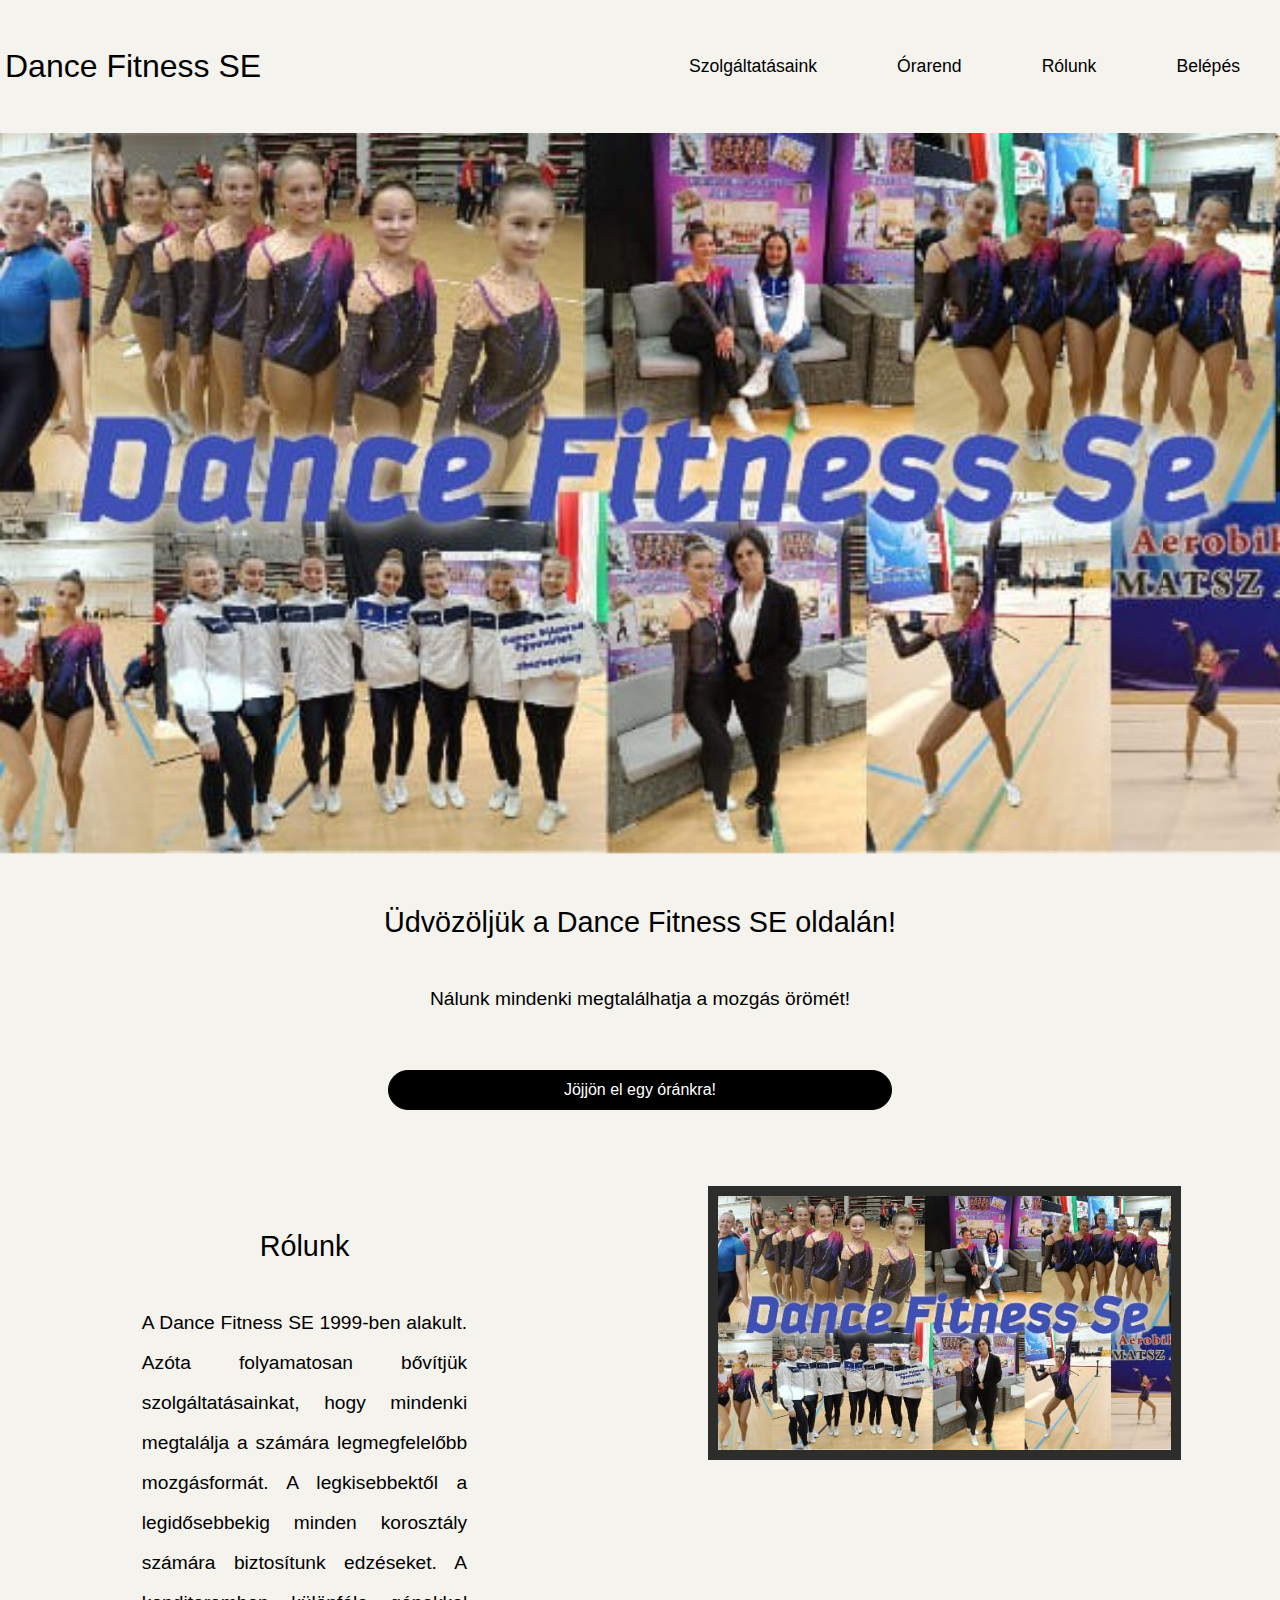
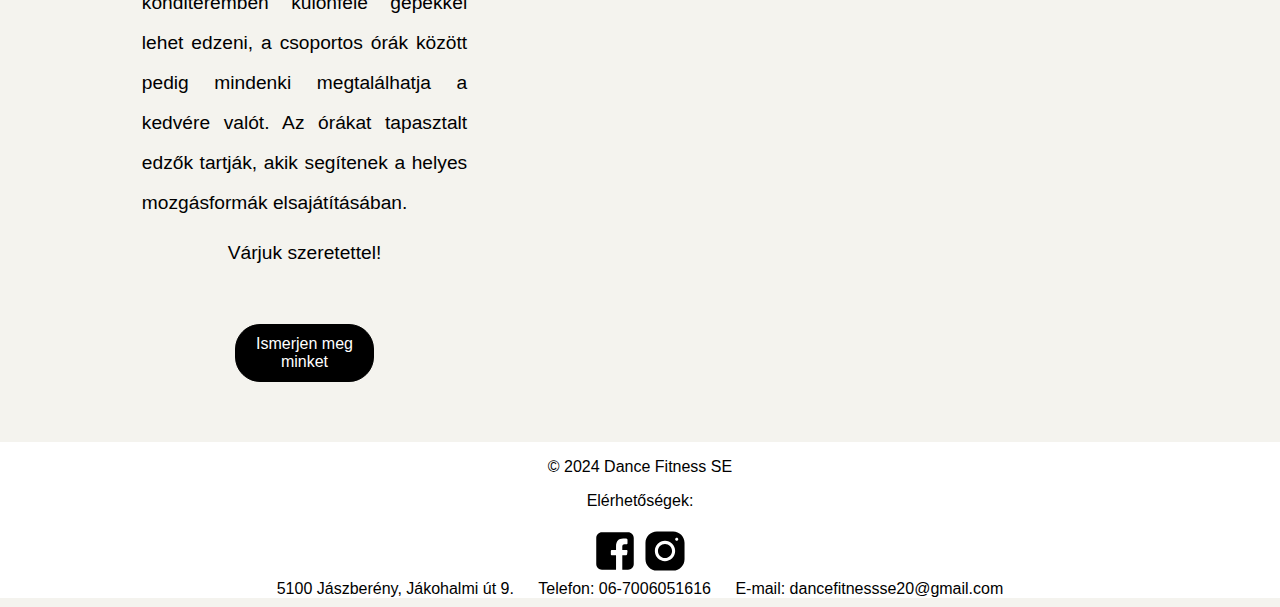
<file: index.html>
<!DOCTYPE html>
<html lang="hu">
<head>
    <meta charset="UTF-8">
    <meta name="viewport" content="width=device-width, initial-scale=1.0">
    <title>DanceFitnessSe</title>
    <link rel="stylesheet" type="text/css" href="slick-1.8.1/slick/slick.css">
    <link rel="stylesheet" type="text/css" href="slick-1.8.1/slick/slick-theme.css">
    <link rel="stylesheet"  href="style.css">
</head>
<body>
    <div class="grid-container">
        <header>
            <p class="main"><a href="#">Dance Fitness SE</a></p>
            <div class="lista">
                <ul>
                    <li><a href="edzesek.html">Szolgáltatásaink</a></li>
                    <li><a href="orarend.html">Órarend</a></li>
                    <li><a href="rolunk.html">Rólunk</a></li>
                    <li><a href="belepes.html">Belépés</a></li>
                </ul>
            </div>
            <div class="menu-gomb">
                <svg xmlns="http://www.w3.org/2000/svg" x="0px" y="0px" width="50" height="50" viewBox="0 0 50 50">
                    <path
                        d="M 5 8 A 2.0002 2.0002 0 1 0 5 12 L 45 12 A 2.0002 2.0002 0 1 0 45 8 L 5 8 z M 5 23 A 2.0002 2.0002 0 1 0 5 27 L 45 27 A 2.0002 2.0002 0 1 0 45 23 L 5 23 z M 5 38 A 2.0002 2.0002 0 1 0 5 42 L 45 42 A 2.0002 2.0002 0 1 0 45 38 L 5 38 z">
                    </path>
                </svg>
            </div>
        </header>
        <nav class="gep-menu">
            <ul>
                <li><a href="edzesek.html">Szolgáltatásaink</a></li>
                <li><a href="orarend.html">Órarend</a></li>
                <li><a href="rolunk.html">Rólunk</a></li>
                <li><a href="belepes.html">Belépés</a></lii>
            </ul>
        </nav>
        <div class="szolg">
            <section class="center slider">
                <div>
                    <img src="dancefitness.jpg" alt="Dance Fitness SE">
                </div>
                <div>
                    <p class="szoveg-slider">Fitness  Alakformáló  BodyPump  edzések</p>
                    <p class="slider-gomb"><a href="edzesek.html#lap1">Tudjon meg többet!</a></p>
                    <img src="hat.jpg" alt="Hát">
                </div>
                <div>
                    <p class="szoveg-slider2">Konditerem<br>
                        Köredzések</p>
                    <p class="slider-gomb"><a href="edzesek.html#lap2">Tudjon meg többet!</a></p>
                    <img src="kondi.jpg" alt="Konditerem">
                </div>
                <div>
                    <p class="szoveg-slider">Torna gyerekeknek</p>
                    <p class="slider-gomb"><a href="edzesek.html#lap3">Tudjon meg többet!</a></p>
                    <img src="Sparga.jpg" alt="Spárga">
                </div>
                <div>
                    <p class="szoveg-slider2">Hip-Hop<br>
                        Verseny Aerobik</p>
                    <p class="slider-gomb"><a href="edzesek.html#lap4">Tudjon meg többet!</a></p>
                    <img src="verseny.jpg" alt="Verseny">
                </div>
            </section>
        </div>
        <aside>
            <div class="udv">
                <p class="udv-cim">Üdvözöljük a Dance Fitness SE oldalán!</p>
                <p class="udv-tartalom">Nálunk mindenki megtalálhatja a mozgás örömét!</p>
                <p class="gomb"><a href="#">Jöjjön el egy óránkra!</a></p>
            </div>
        </aside>
        <article>
            <div class="rolunk">
                <p class="rolunk-cim">Rólunk</p>
                <p class="rolunk-tartalom">A Dance Fitness SE 1999-ben alakult. Azóta folyamatosan bővítjük
                    szolgáltatásainkat, hogy mindenki megtalálja a számára legmegfelelőbb mozgásformát. A legkisebbektől a
                    legidősebbekig minden korosztály számára biztosítunk edzéseket. A konditeremben különféle gépekkel lehet
                    edzeni, a csoportos órák között pedig mindenki megtalálhatja a kedvére valót. Az órákat tapasztalt
                    edzők tartják, akik segítenek a helyes mozgásformák elsajátításában.</p>
                <p class="varunk">Várjuk szeretettel!</p>
                <p class="gomb"><a href="rolunk.html">Ismerjen meg minket</a></p>
            </div>
        </article>

        <figure>
            <img src="dancefitness.jpg" alt="Dance Fitness SE">
        </figure>

        <footer class="footer">
            <p>© 2024 Dance Fitness SE</p>
            <p>Elérhetőségek:</p>
            <div class="svg-container">
                <a href="https://www.facebook.com/DanceFitnessSe" target="_blank"><svg xmlns="http://www.w3.org/2000/svg" x="0px" y="0px" width="50" height="50" viewBox="0 0 48 48">
                    <path d="M42,11.5v25c0,3.03-2.47,5.5-5.5,5.5H31V28h3.62c0.51,0,0.94-0.38,1-0.88l0.37-3c0.04-0.28-0.05-0.57-0.24-0.78 C35.56,23.12,35.29,23,35,23h-4v-3.5c0-1.1,0.9-2,2-2h2c0.55,0,1-0.45,1-1v-3.38c0-0.51-0.4-0.94-0.91-0.99 C35.03,12.12,33.62,12,31.83,12c-4.4,0-6.83,2.62-6.83,7.37V23h-4c-0.55,0-1,0.45-1,1v3c0,0.55,0.45,1,1,1h4v14H11.5 C8.47,42,6,39.53,6,36.5v-25C6,8.47,8.47,6,11.5,6h25C39.53,6,42,8.47,42,11.5z"></path>
                    </svg></a><br>
                <a href="https://www.instagram.com/dancefitnessse20/" target="_blank"><svg xmlns="http://www.w3.org/2000/svg" x="0px" y="0px" width="50" height="50" viewBox="0 0 64 64">
                    <path d="M 21.580078 7 C 13.541078 7 7 13.544938 7 21.585938 L 7 42.417969 C 7 50.457969 13.544938 57 21.585938 57 L 42.417969 57 C 50.457969 57 57 50.455062 57 42.414062 L 57 21.580078 C 57 13.541078 50.455062 7 42.414062 7 L 21.580078 7 z M 47 15 C 48.104 15 49 15.896 49 17 C 49 18.104 48.104 19 47 19 C 45.896 19 45 18.104 45 17 C 45 15.896 45.896 15 47 15 z M 32 19 C 39.17 19 45 24.83 45 32 C 45 39.17 39.169 45 32 45 C 24.83 45 19 39.169 19 32 C 19 24.831 24.83 19 32 19 z M 32 23 C 27.029 23 23 27.029 23 32 C 23 36.971 27.029 41 32 41 C 36.971 41 41 36.971 41 32 C 41 27.029 36.971 23 32 23 z"></path>
                    </svg></a>
            </div>
            <ul>
                <li>5100 Jászberény, Jákohalmi út 9.</li>
                <li>Telefon: 06-7006051616</li>
                <li>E-mail: dancefitnessse20@gmail.com</li>
            </ul>
        </footer> 
        <script src="https://code.jquery.com/jquery-2.2.0.min.js" type="text/javascript"></script>
        <script src="slick-1.8.1/slick/slick.js" type="text/javascript" charset="utf-8"></script>
        <script src="slider2.js"></script>
        <script src="oldal.js"></script>
    </div>
</body>
</html>
</file>
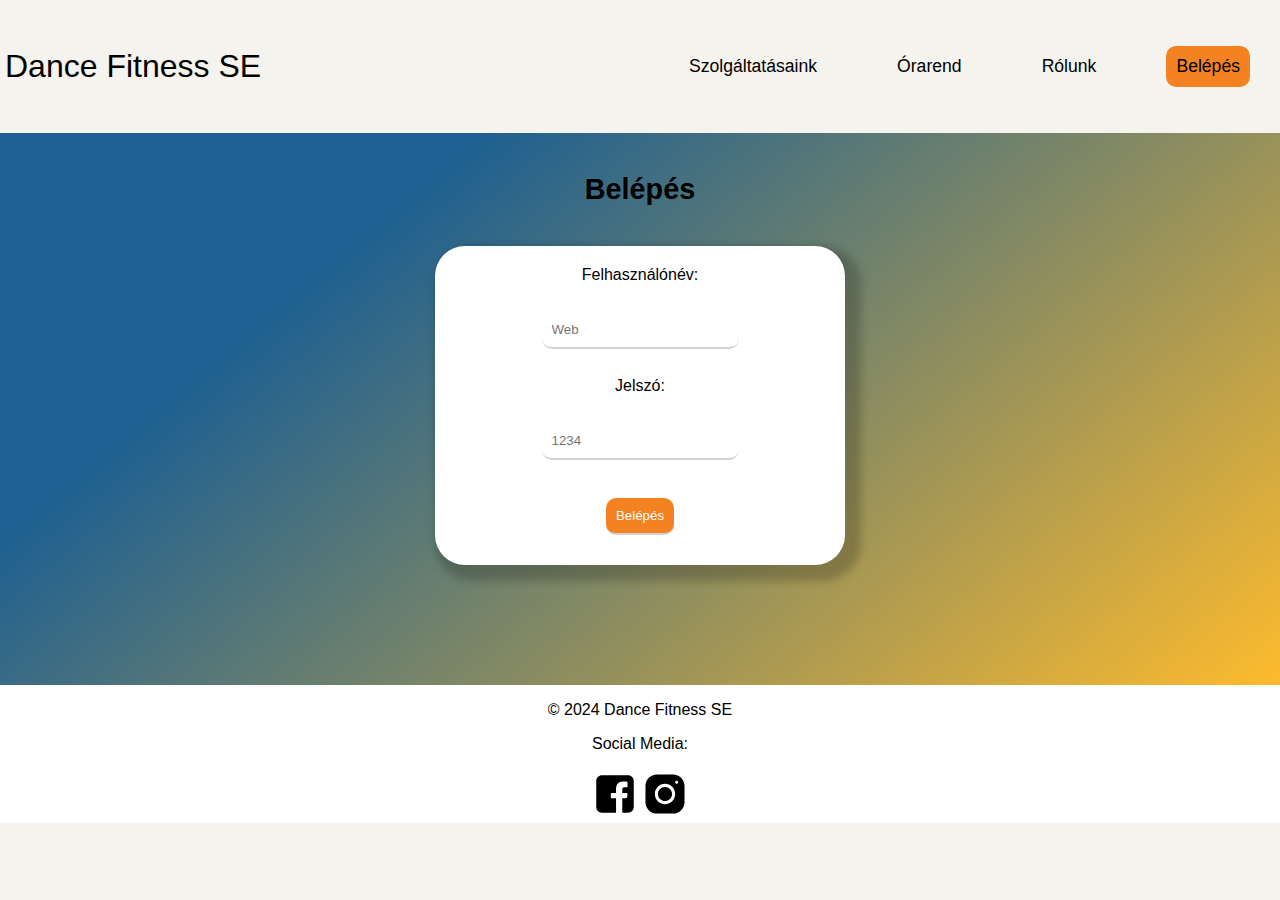
<file: belepes.html>
<!DOCTYPE html>
<html lang="hu">

<head>
    <meta charset="UTF-8">
    <meta name="viewport" content="width=device-width, initial-scale=1.0">
    <title>Dance Fitness SE</title>
    <link href="style.css" rel="stylesheet">
</head>

<body class="belepes-body">
    <div class="grid-container-orarend">
        <!--HEADER-->
        <header>
            <p class="main"><a href="index.html">Dance Fitness SE</a></p>
            <div class="lista">
                <ul>
                    <li><a href="edzesek.html">Szolgáltatásaink</a></li>
                    <li><a href="orarend.html">Órarend</a></li>
                    <li><a href="#" class="active">Rólunk</a></li>
                    <li><a href="belepes.html">Belépés</a></li>
                </ul>
            </div>
            <div class="menu-gomb">
                <svg xmlns="http://www.w3.org/2000/svg" x="0px" y="0px" width="50" height="50" viewBox="0 0 50 50">
                    <path
                        d="M 5 8 A 2.0002 2.0002 0 1 0 5 12 L 45 12 A 2.0002 2.0002 0 1 0 45 8 L 5 8 z M 5 23 A 2.0002 2.0002 0 1 0 5 27 L 45 27 A 2.0002 2.0002 0 1 0 45 23 L 5 23 z M 5 38 A 2.0002 2.0002 0 1 0 5 42 L 45 42 A 2.0002 2.0002 0 1 0 45 38 L 5 38 z">
                    </path>
                </svg>
            </div>
        </header>
        <nav class="gep-menu">
            <ul>
                <li><a href="edzesek.html">Szolgáltatásaink</a></li>
                <li><a href="orarend.html">Órarend</a></li>
                <li><a href="rolunk.html">Rólunk</a></li>
                <li><a href="#" class="active">Belépés</a></lii>
            </ul>
        </nav>
    <!--ARTICLE-->
        <article class="belepes-article">
            <p class="belepes-cim">Belépés</p>
            <div class="belepes-lap">
                <form action="profil.html" method="post" class="login">
                    <label for="username">Felhasználónév:</label><br>
                    <input type="text" id="username" name="username" placeholder="Web" required class="login-input"><br>
                    <label for="jelszo">Jelszó:</label><br>
                    <input type="password" id="jelszo" name="jelszo" placeholder="1234" required class="login-input"><br>
                    <input type="submit" value="Belépés" class="login-gomb">
                </form>
            </div>
        </article>
            <!--FOOTER-->
            <footer class="footer-belep">
                <p>© 2024 Dance Fitness SE</p>
                <p>Social Media:</p>
                <div class="svg-container">
                    <a href="https://www.facebook.com/DanceFitnessSe" target="_blank"><svg
                            xmlns="http://www.w3.org/2000/svg" x="0px" y="0px" width="50" height="50" viewBox="0 0 48 48">
                            <path
                                d="M42,11.5v25c0,3.03-2.47,5.5-5.5,5.5H31V28h3.62c0.51,0,0.94-0.38,1-0.88l0.37-3c0.04-0.28-0.05-0.57-0.24-0.78 C35.56,23.12,35.29,23,35,23h-4v-3.5c0-1.1,0.9-2,2-2h2c0.55,0,1-0.45,1-1v-3.38c0-0.51-0.4-0.94-0.91-0.99 C35.03,12.12,33.62,12,31.83,12c-4.4,0-6.83,2.62-6.83,7.37V23h-4c-0.55,0-1,0.45-1,1v3c0,0.55,0.45,1,1,1h4v14H11.5 C8.47,42,6,39.53,6,36.5v-25C6,8.47,8.47,6,11.5,6h25C39.53,6,42,8.47,42,11.5z">
                            </path>
                        </svg></a><br>
                    <a href="https://www.instagram.com/dancefitnessse20/" target="_blank"><svg
                            xmlns="http://www.w3.org/2000/svg" x="0px" y="0px" width="50" height="50" viewBox="0 0 64 64">
                            <path
                                d="M 21.580078 7 C 13.541078 7 7 13.544938 7 21.585938 L 7 42.417969 C 7 50.457969 13.544938 57 21.585938 57 L 42.417969 57 C 50.457969 57 57 50.455062 57 42.414062 L 57 21.580078 C 57 13.541078 50.455062 7 42.414062 7 L 21.580078 7 z M 47 15 C 48.104 15 49 15.896 49 17 C 49 18.104 48.104 19 47 19 C 45.896 19 45 18.104 45 17 C 45 15.896 45.896 15 47 15 z M 32 19 C 39.17 19 45 24.83 45 32 C 45 39.17 39.169 45 32 45 C 24.83 45 19 39.169 19 32 C 19 24.831 24.83 19 32 19 z M 32 23 C 27.029 23 23 27.029 23 32 C 23 36.971 27.029 41 32 41 C 36.971 41 41 36.971 41 32 C 41 27.029 36.971 23 32 23 z">
                            </path>
                        </svg></a>
                </div>
            </footer>
        
        <script src="jquery-3.7.1.min.js"></script>

        <script src="oldal.js"></script>
    </div>
</body>

</html>
</file>
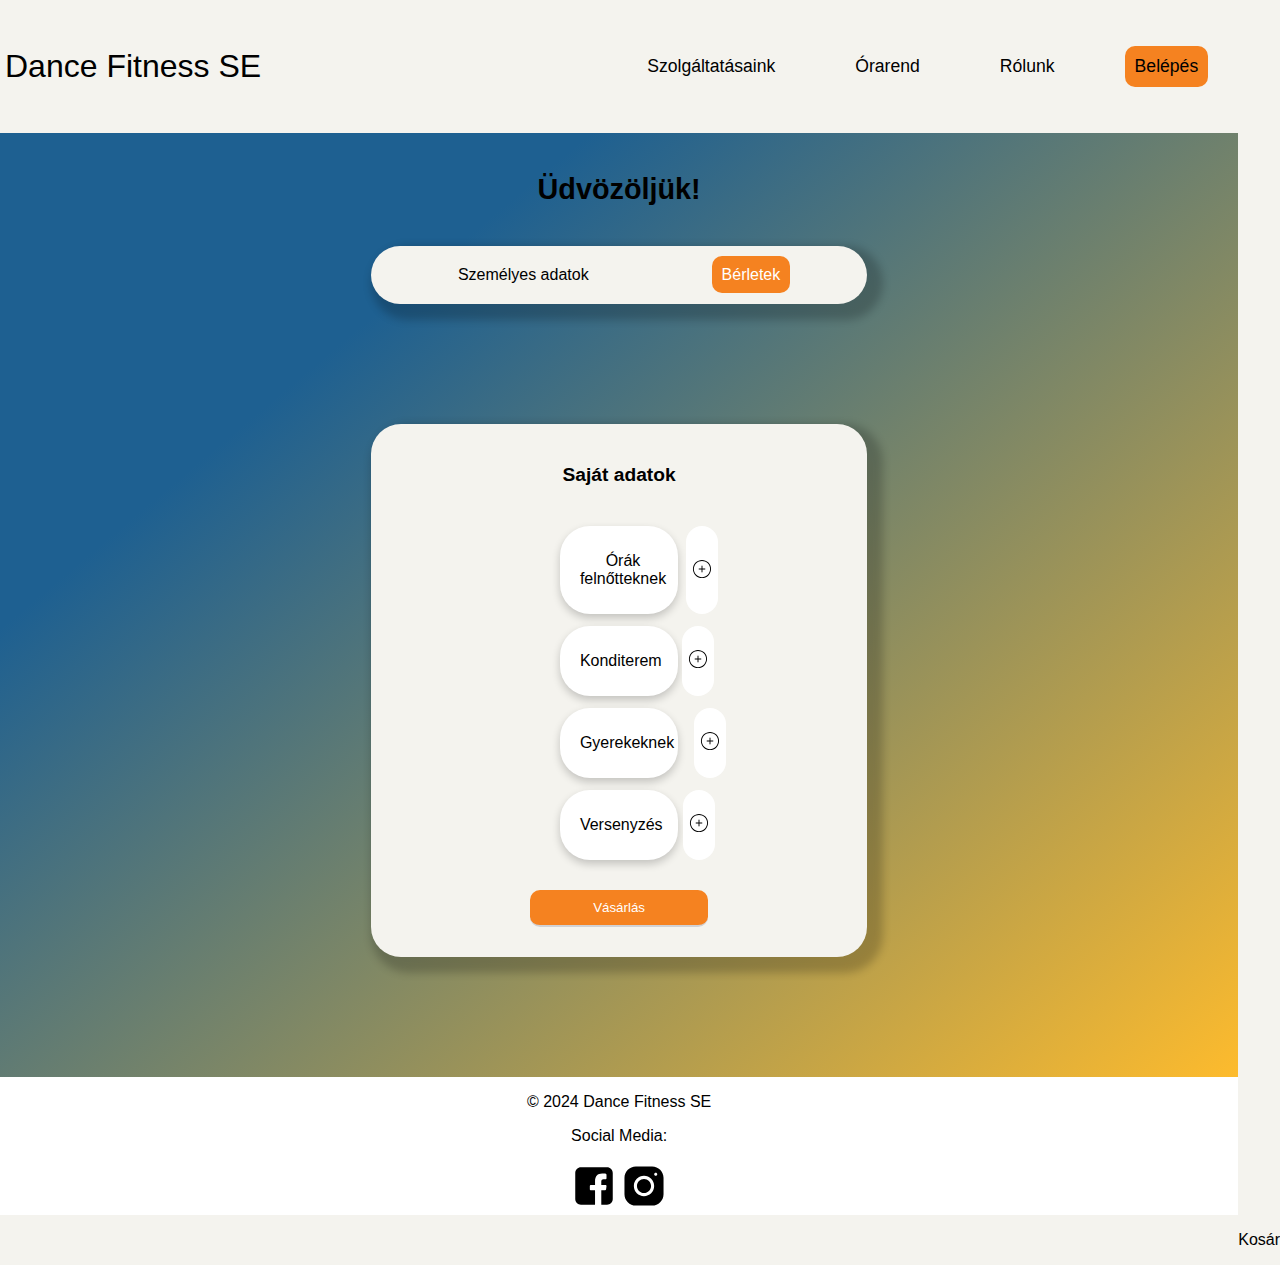
<file: berletek.html>
<!DOCTYPE html>
<html lang="hu">

<head>
    <meta charset="UTF-8">
    <meta name="viewport" content="width=device-width, initial-scale=1.0">
    <title>Dance Fitness SE</title>
    <link rel="stylesheet" type="text/css" href="slick-1.8.1/slick/slick.css">
    <link rel="stylesheet" type="text/css" href="slick-1.8.1/slick/slick-theme.css">
    <link href="style.css" rel="stylesheet" type="text/css">
</head>

<body>
    <div class="grid-container-profil">
        <!--HEADER-->
        <header>
            <p class="main"><a href="index.html">Dance Fitness SE</a></p>
            <div class="lista">
                <ul>
                    <li><a href="edzesek.html">Szolgáltatásaink</a></li>
                    <li><a href="orarend.html">Órarend</a></li>
                    <li><a href="#" class="active">Rólunk</a></li>
                    <li><a href="belepes.html">Belépés</a></li>
                </ul>
            </div>
            <div class="menu-gomb">
                <svg xmlns="http://www.w3.org/2000/svg" x="0px" y="0px" width="50" height="50" viewBox="0 0 50 50">
                    <path
                        d="M 5 8 A 2.0002 2.0002 0 1 0 5 12 L 45 12 A 2.0002 2.0002 0 1 0 45 8 L 5 8 z M 5 23 A 2.0002 2.0002 0 1 0 5 27 L 45 27 A 2.0002 2.0002 0 1 0 45 23 L 5 23 z M 5 38 A 2.0002 2.0002 0 1 0 5 42 L 45 42 A 2.0002 2.0002 0 1 0 45 38 L 5 38 z">
                    </path>
                </svg>
            </div>
        </header>
        <nav class="gep-menu">
            <ul>
                <li><a href="edzesek.html">Szolgáltatásaink</a></li>
                <li><a href="orarend.html">Órarend</a></li>
                <li><a href="rolunk.html">Rólunk</a></li>
                <li><a href="#" class="active">Belépés</a></lii>
            </ul>
        </nav>
        <!--ARTICLE-->
        <article class="profil-article">
            <div class="hello-item">
                <p class="hello">Üdvözöljük!</p>
            </div>
            <div class="menu-container">
                <ul class="profil-menu">
                    <li><a href="profil.html">Személyes adatok</a></li>
                    <li><a href="#" class="active">Bérletek</a></li>
                </ul>
            </div>
            <div class="profil-lap">
                <span class="profil-cim">Saját adatok</span>
                <form action="https://rf.uni-corvinus.hu/webfejlesztes/receive.php" method="post" class="profil">
                    <div class="szolg2">
                        <section class="szolg-lapok">
                            <div class="lap1">
                                <div class="lap-fejlec">
                                    <p>Órák felnőtteknek</p>
                                    <button type="button" class="ora-gomb"><svg class="plus" xmlns="http://www.w3.org/2000/svg" x="0px" y="0px" width="20" height="20" viewBox="0 0 128 128">
                                    <path d="M 64 6.0507812 C 49.15 6.0507812 34.3 11.7 23 23 C 0.4 45.6 0.4 82.4 23 105 C 34.3 116.3 49.2 122 64 122 C 78.8 122 93.7 116.3 105 105 C 127.6 82.4 127.6 45.6 105 23 C 93.7 11.7 78.85 6.0507812 64 6.0507812 z M 64 12 C 77.3 12 90.600781 17.099219 100.80078 27.199219 C 121.00078 47.499219 121.00078 80.500781 100.80078 100.80078 C 80.500781 121.10078 47.500781 121.10078 27.300781 100.80078 C 7.0007813 80.500781 6.9992188 47.499219 27.199219 27.199219 C 37.399219 17.099219 50.7 12 64 12 z M 64 42 C 62.3 42 61 43.3 61 45 L 61 61 L 45 61 C 43.3 61 42 62.3 42 64 C 42 65.7 43.3 67 45 67 L 61 67 L 61 83 C 61 84.7 62.3 86 64 86 C 65.7 86 67 84.7 67 83 L 67 67 L 83 67 C 84.7 67 86 65.7 86 64 C 86 62.3 84.7 61 83 61 L 67 61 L 67 45 C 67 43.3 65.7 42 64 42 z"></path>
                                    </svg><svg class="minus" fill="#000000" height="20px" width="20px" version="1.1" id="Capa_1" xmlns="http://www.w3.org/2000/svg" xmlns:xlink="http://www.w3.org/1999/xlink" 
                                    viewBox="0 0 310.285 310.285" xml:space="preserve">
                                    <path d="M155.143,0.001C69.597,0.001,0,69.597,0,155.143c0,85.545,69.597,155.142,155.143,155.142s155.143-69.597,155.143-155.142
                                C310.285,69.597,240.689,0.001,155.143,0.001z M244.143,171.498c0,4.411-3.589,8-8,8h-163c-4.411,0-8-3.589-8-8v-32
                                c0-4.411,3.589-8,8-8h163c4.411,0,8,3.589,8,8V171.498z"/>
                            </svg></button>
                                </div>
                                <div class="orak-tartalom">
                                    <p class="orak-cim">Alakformáló edzés</p>
                                    <p class="orak-leiras"></p>
                        
                                </div>
                            </div>
                                <div class="lap2">
                                    <div class="lap-fejlec">
                                        <p>Konditerem</p>
                                        <button type="button" class="ora-gomb2"><svg class="plus2" xmlns="http://www.w3.org/2000/svg" x="0px" y="0px" width="20" height="20" viewBox="0 0 128 128">
                                            <path d="M 64 6.0507812 C 49.15 6.0507812 34.3 11.7 23 23 C 0.4 45.6 0.4 82.4 23 105 C 34.3 116.3 49.2 122 64 122 C 78.8 122 93.7 116.3 105 105 C 127.6 82.4 127.6 45.6 105 23 C 93.7 11.7 78.85 6.0507812 64 6.0507812 z M 64 12 C 77.3 12 90.600781 17.099219 100.80078 27.199219 C 121.00078 47.499219 121.00078 80.500781 100.80078 100.80078 C 80.500781 121.10078 47.500781 121.10078 27.300781 100.80078 C 7.0007813 80.500781 6.9992188 47.499219 27.199219 27.199219 C 37.399219 17.099219 50.7 12 64 12 z M 64 42 C 62.3 42 61 43.3 61 45 L 61 61 L 45 61 C 43.3 61 42 62.3 42 64 C 42 65.7 43.3 67 45 67 L 61 67 L 61 83 C 61 84.7 62.3 86 64 86 C 65.7 86 67 84.7 67 83 L 67 67 L 83 67 C 84.7 67 86 65.7 86 64 C 86 62.3 84.7 61 83 61 L 67 61 L 67 45 C 67 43.3 65.7 42 64 42 z"></path>
                                        </svg><svg class="minus2" fill="#000000" height="20px" width="20px" version="1.1" id="Capa_1" xmlns="http://www.w3.org/2000/svg" xmlns:xlink="http://www.w3.org/1999/xlink" 
                                        viewBox="0 0 310.285 310.285" xml:space="preserve">
                                        <path d="M155.143,0.001C69.597,0.001,0,69.597,0,155.143c0,85.545,69.597,155.142,155.143,155.142s155.143-69.597,155.143-155.142
                                    C310.285,69.597,240.689,0.001,155.143,0.001z M244.143,171.498c0,4.411-3.589,8-8,8h-163c-4.411,0-8-3.589-8-8v-32
                                    c0-4.411,3.589-8,8-8h163c4.411,0,8,3.589,8,8V171.498z"/>
                                        </svg></button>
                                    </div>
                                    <div class="orak-tartalom2">
                                        <p class="orak-cim">Személyi edzés</p>
                                        <p class="orak-leiras"></p>
                                    </div>
                                </div>
        
                                <div class="lap3">
                                    <div class="lap-fejlec">
                                        <p>Gyerekeknek</p>
                                        <button type="button" class="ora-gomb3"><svg class="plus3" xmlns="http://www.w3.org/2000/svg" x="0px" y="0px" width="20" height="20" viewBox="0 0 128 128">
                                            <path d="M 64 6.0507812 C 49.15 6.0507812 34.3 11.7 23 23 C 0.4 45.6 0.4 82.4 23 105 C 34.3 116.3 49.2 122 64 122 C 78.8 122 93.7 116.3 105 105 C 127.6 82.4 127.6 45.6 105 23 C 93.7 11.7 78.85 6.0507812 64 6.0507812 z M 64 12 C 77.3 12 90.600781 17.099219 100.80078 27.199219 C 121.00078 47.499219 121.00078 80.500781 100.80078 100.80078 C 80.500781 121.10078 47.500781 121.10078 27.300781 100.80078 C 7.0007813 80.500781 6.9992188 47.499219 27.199219 27.199219 C 37.399219 17.099219 50.7 12 64 12 z M 64 42 C 62.3 42 61 43.3 61 45 L 61 61 L 45 61 C 43.3 61 42 62.3 42 64 C 42 65.7 43.3 67 45 67 L 61 67 L 61 83 C 61 84.7 62.3 86 64 86 C 65.7 86 67 84.7 67 83 L 67 67 L 83 67 C 84.7 67 86 65.7 86 64 C 86 62.3 84.7 61 83 61 L 67 61 L 67 45 C 67 43.3 65.7 42 64 42 z"></path>
                                        </svg><svg class="minus3" fill="#000000" height="20px" width="20px" version="1.1" id="Capa_1" xmlns="http://www.w3.org/2000/svg" xmlns:xlink="http://www.w3.org/1999/xlink" 
                                        viewBox="0 0 310.285 310.285" xml:space="preserve">
                                        <path d="M155.143,0.001C69.597,0.001,0,69.597,0,155.143c0,85.545,69.597,155.142,155.143,155.142s155.143-69.597,155.143-155.142
                                    C310.285,69.597,240.689,0.001,155.143,0.001z M244.143,171.498c0,4.411-3.589,8-8,8h-163c-4.411,0-8-3.589-8-8v-32
                                    c0-4.411,3.589-8,8-8h163c4.411,0,8,3.589,8,8V171.498z"/>
                                        </svg></button>
                                    </div>
                                    <div class="orak-tartalom3">
                                        <p class="orak-cim">Torna</p>
                                        <p class="orak-leiras"></p>
                                    </div>
                                </div>
                                <div class="lap4" id="lap4">
                                    <div class="lap-fejlec">
                                        <p>Versenyzés</p>
                                        <button type="button" class="ora-gomb4"><svg class="plus4" xmlns="http://www.w3.org/2000/svg" x="0px" y="0px" width="20" height="20" viewBox="0 0 128 128">
                                            <path d="M 64 6.0507812 C 49.15 6.0507812 34.3 11.7 23 23 C 0.4 45.6 0.4 82.4 23 105 C 34.3 116.3 49.2 122 64 122 C 78.8 122 93.7 116.3 105 105 C 127.6 82.4 127.6 45.6 105 23 C 93.7 11.7 78.85 6.0507812 64 6.0507812 z M 64 12 C 77.3 12 90.600781 17.099219 100.80078 27.199219 C 121.00078 47.499219 121.00078 80.500781 100.80078 100.80078 C 80.500781 121.10078 47.500781 121.10078 27.300781 100.80078 C 7.0007813 80.500781 6.9992188 47.499219 27.199219 27.199219 C 37.399219 17.099219 50.7 12 64 12 z M 64 42 C 62.3 42 61 43.3 61 45 L 61 61 L 45 61 C 43.3 61 42 62.3 42 64 C 42 65.7 43.3 67 45 67 L 61 67 L 61 83 C 61 84.7 62.3 86 64 86 C 65.7 86 67 84.7 67 83 L 67 67 L 83 67 C 84.7 67 86 65.7 86 64 C 86 62.3 84.7 61 83 61 L 67 61 L 67 45 C 67 43.3 65.7 42 64 42 z"></path>
                                        </svg><svg class="minus4" fill="#000000" height="20px" width="20px" version="1.1" id="Capa_1" xmlns="http://www.w3.org/2000/svg" xmlns:xlink="http://www.w3.org/1999/xlink" 
                                        viewBox="0 0 310.285 310.285" xml:space="preserve">
                                        <path d="M155.143,0.001C69.597,0.001,0,69.597,0,155.143c0,85.545,69.597,155.142,155.143,155.142s155.143-69.597,155.143-155.142
                                    C310.285,69.597,240.689,0.001,155.143,0.001z M244.143,171.498c0,4.411-3.589,8-8,8h-163c-4.411,0-8-3.589-8-8v-32
                                    c0-4.411,3.589-8,8-8h163c4.411,0,8,3.589,8,8V171.498z"/>
                                        </svg></button>
                                    </div>
                                    <div class="orak-tartalom4">
                                        <p class="orak-cim">Verseny Aerobik és Hip-Hop</p>
                                        <p class="orak-leiras"></p>
                                </div>
                        </section>
                    </div> 
                    <input type="submit" value="Vásárlás" class="profil-gomb">
                </form>
            </div>
        </article>
        <aside>
            <p>Kosár</p>
        </aside>
        <!--FOOTER-->
        <footer class="footer-rolunk">
            <p>© 2024 Dance Fitness SE</p>
            <p>Social Media:</p>
            <div class="svg-container">
                <a href="https://www.facebook.com/DanceFitnessSe" target="_blank"><svg
                        xmlns="http://www.w3.org/2000/svg" x="0px" y="0px" width="50" height="50" viewBox="0 0 48 48">
                        <path
                            d="M42,11.5v25c0,3.03-2.47,5.5-5.5,5.5H31V28h3.62c0.51,0,0.94-0.38,1-0.88l0.37-3c0.04-0.28-0.05-0.57-0.24-0.78 C35.56,23.12,35.29,23,35,23h-4v-3.5c0-1.1,0.9-2,2-2h2c0.55,0,1-0.45,1-1v-3.38c0-0.51-0.4-0.94-0.91-0.99 C35.03,12.12,33.62,12,31.83,12c-4.4,0-6.83,2.62-6.83,7.37V23h-4c-0.55,0-1,0.45-1,1v3c0,0.55,0.45,1,1,1h4v14H11.5 C8.47,42,6,39.53,6,36.5v-25C6,8.47,8.47,6,11.5,6h25C39.53,6,42,8.47,42,11.5z">
                        </path>
                    </svg></a><br>
                <a href="https://www.instagram.com/dancefitnessse20/" target="_blank"><svg
                        xmlns="http://www.w3.org/2000/svg" x="0px" y="0px" width="50" height="50" viewBox="0 0 64 64">
                        <path
                            d="M 21.580078 7 C 13.541078 7 7 13.544938 7 21.585938 L 7 42.417969 C 7 50.457969 13.544938 57 21.585938 57 L 42.417969 57 C 50.457969 57 57 50.455062 57 42.414062 L 57 21.580078 C 57 13.541078 50.455062 7 42.414062 7 L 21.580078 7 z M 47 15 C 48.104 15 49 15.896 49 17 C 49 18.104 48.104 19 47 19 C 45.896 19 45 18.104 45 17 C 45 15.896 45.896 15 47 15 z M 32 19 C 39.17 19 45 24.83 45 32 C 45 39.17 39.169 45 32 45 C 24.83 45 19 39.169 19 32 C 19 24.831 24.83 19 32 19 z M 32 23 C 27.029 23 23 27.029 23 32 C 23 36.971 27.029 41 32 41 C 36.971 41 41 36.971 41 32 C 41 27.029 36.971 23 32 23 z">
                        </path>
                    </svg></a>
            </div>
        </footer>

        <script src="jquery-3.7.1.min.js"></script>
        <script src="edzesek.js"></script>
        <script src="oldal.js"></script>
    </div>
</body>

</html>
</file>
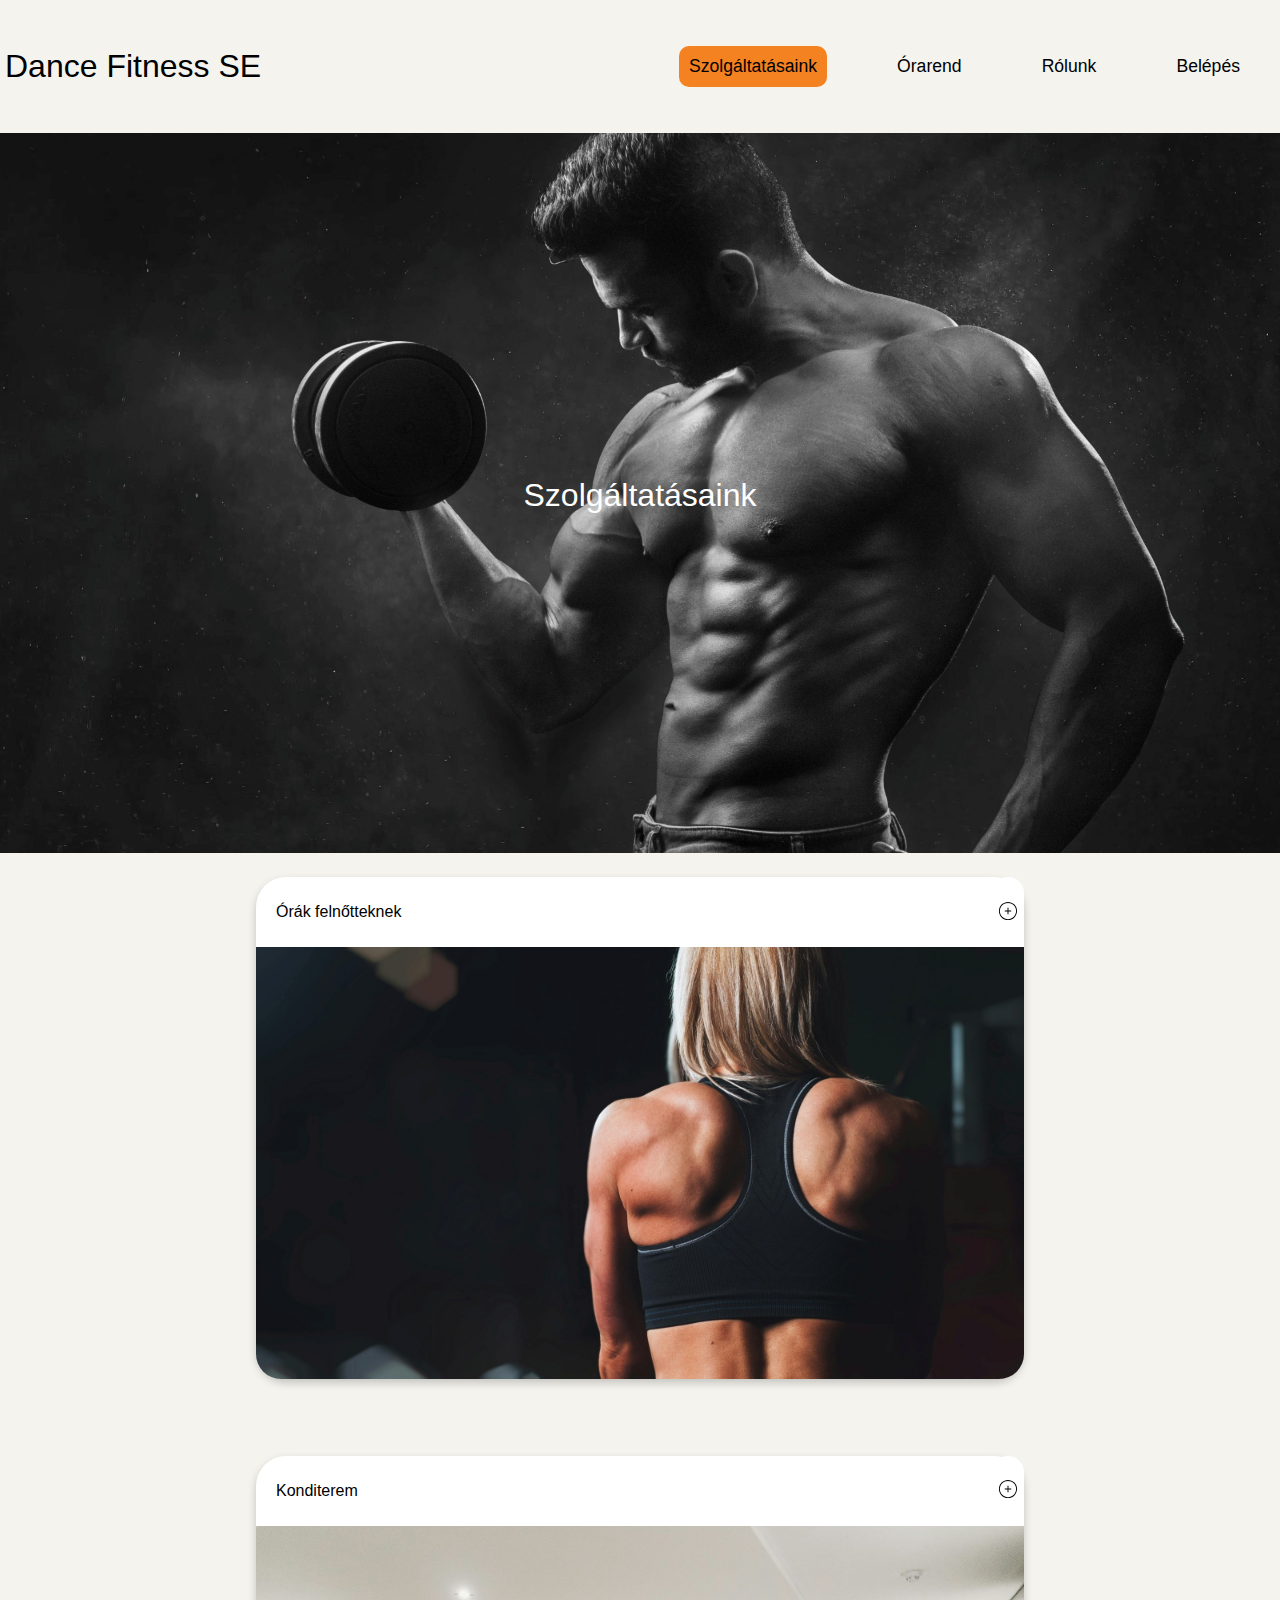
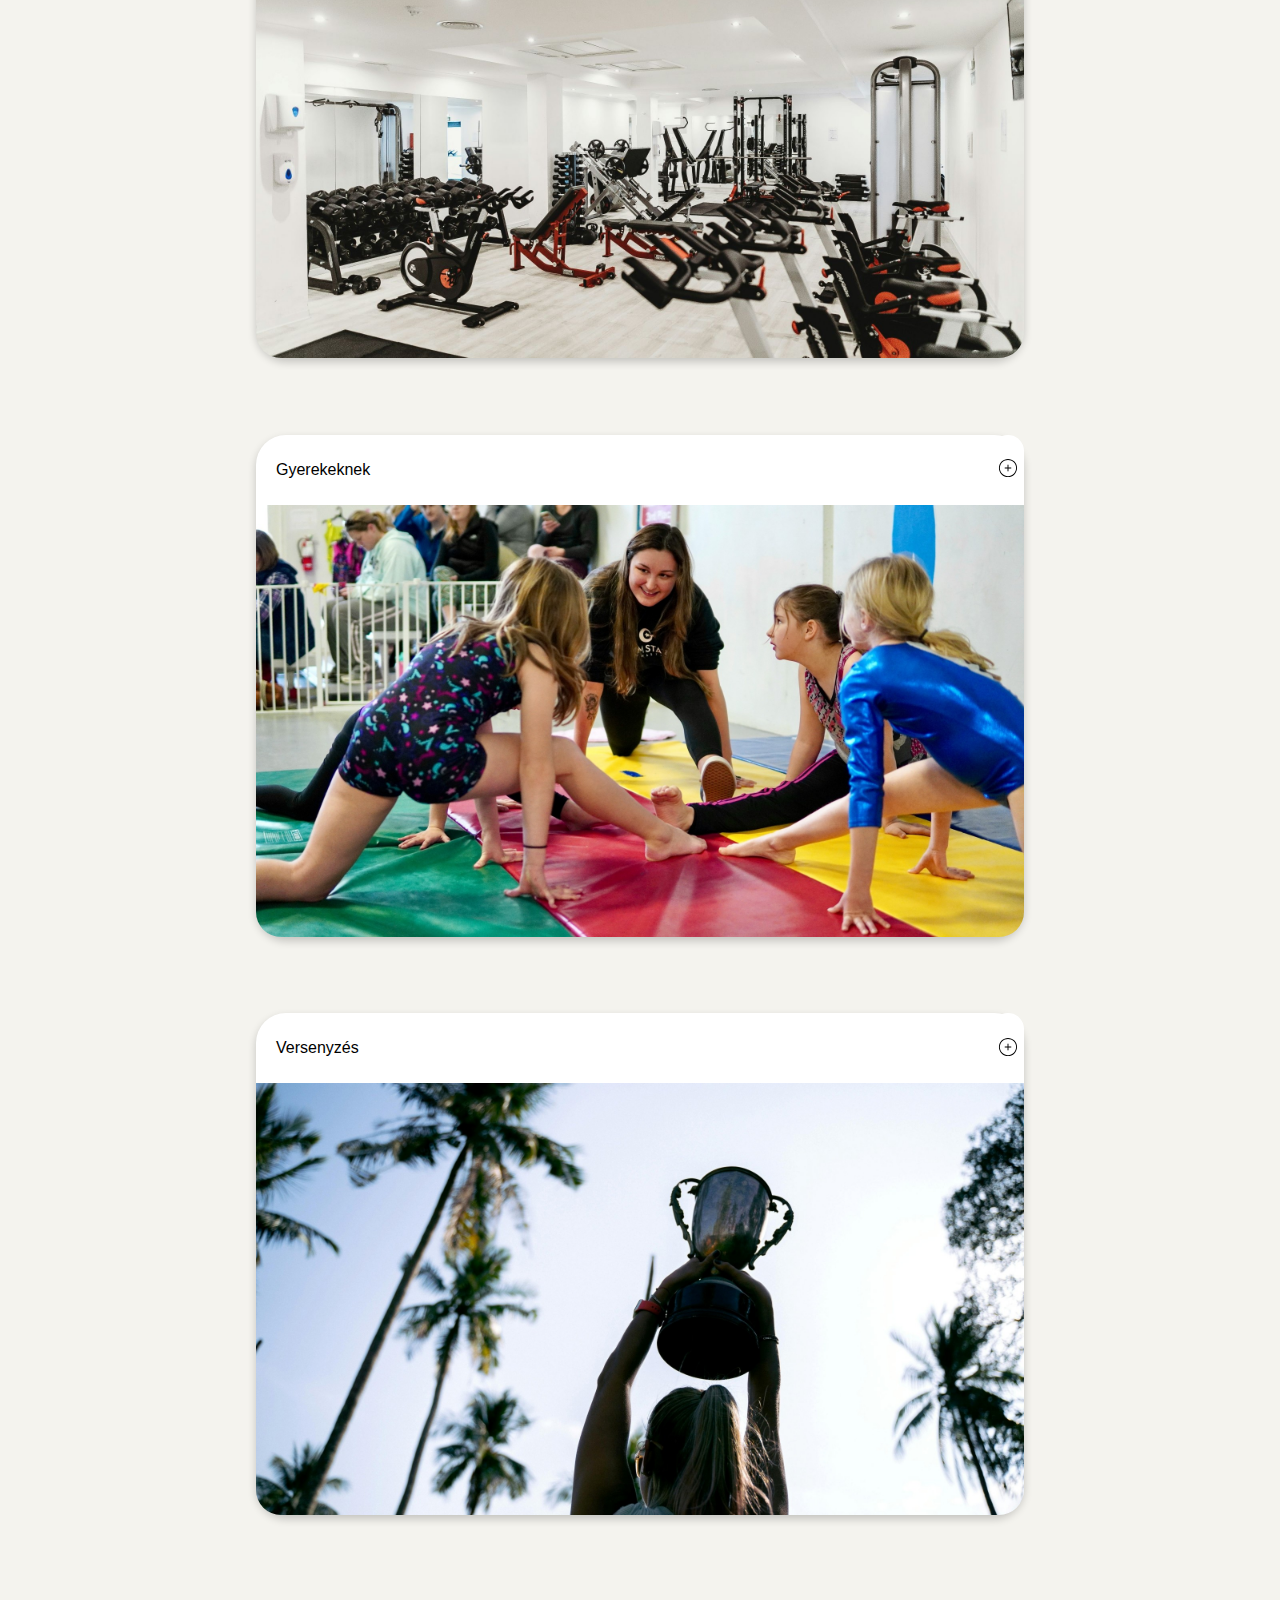
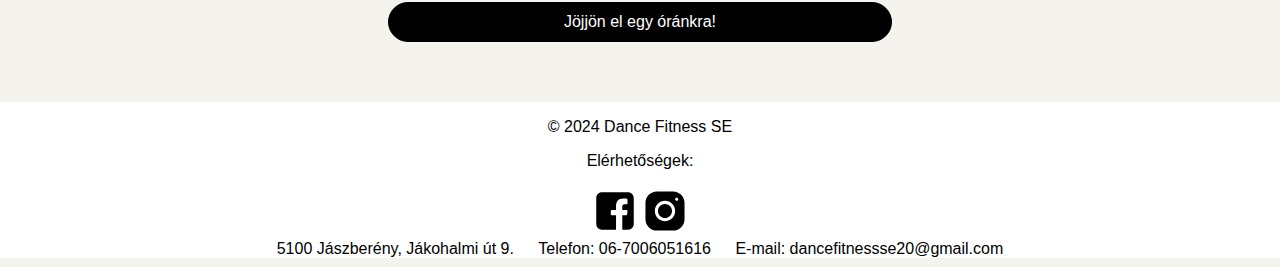
<file: edzesek.html>
<!DOCTYPE html>
<html lang="hu">

<head>
    <meta charset="UTF-8">
    <meta name="viewport" content="width=device-width, initial-scale=1.0">
    <title>Dance Fitness SE</title>
    <link rel="stylesheet" type="text/css" href="slick-1.8.1/slick/slick.css">
    <link rel="stylesheet" type="text/css" href="slick-1.8.1/slick/slick-theme.css">
    <link href="style.css" rel="stylesheet" type="text/css">
</head>

<body>
    <div class="grid-container-edzesek">
        <!--HEADER-->
        <header>
            <p class="main"><a href="index.html">Dance Fitness SE</a></p>
            <div class="lista">
                <ul>
                    <li><a href="#" class="active">Szolgáltatásaink</a></li>
                    <li><a href="orarend.html">Órarend</a></li>
                    <li><a href="rolunk.html">Rólunk</a></li>
                    <li><a href="belepes.html">Belépés</a></li>
                </ul>
            </div>
            <div class="menu-gomb">
                <svg xmlns="http://www.w3.org/2000/svg" x="0px" y="0px" width="50" height="50" viewBox="0 0 50 50">
                    <path
                        d="M 5 8 A 2.0002 2.0002 0 1 0 5 12 L 45 12 A 2.0002 2.0002 0 1 0 45 8 L 5 8 z M 5 23 A 2.0002 2.0002 0 1 0 5 27 L 45 27 A 2.0002 2.0002 0 1 0 45 23 L 5 23 z M 5 38 A 2.0002 2.0002 0 1 0 5 42 L 45 42 A 2.0002 2.0002 0 1 0 45 38 L 5 38 z">
                    </path>
                </svg>
            </div>
        </header>
        <nav class="gep-menu">
            <ul>
                <li><a href="#" class="active">Szolgáltatásaink</a></li>
                <li><a href="orarend.html">Órarend</a></li>
                <li><a href="rolunk.html">Rólunk</a></li>
                <li><a href="belepes.html">Belépés</a></lii>
            </ul>
        </nav>
    <!--ARTICLE-->
        <article>
            <div class="main-kep">
                <img src="training.jpg" alt="Training">
                <p class="edzesek-cim">Szolgáltatásaink</p>
            </div>

            <!--SZOLGÁLTATÁSOK-->
            <div class="szolg2">
                <section class="szolg-lapok">
                    <div class="lap1" id="lap1">
                        <div class="lap-fejlec">
                            <p>Órák felnőtteknek</p>
                            <button type="button" class="ora-gomb"><svg class="plus" xmlns="http://www.w3.org/2000/svg" x="0px" y="0px" width="20" height="20" viewBox="0 0 128 128">
                            <path d="M 64 6.0507812 C 49.15 6.0507812 34.3 11.7 23 23 C 0.4 45.6 0.4 82.4 23 105 C 34.3 116.3 49.2 122 64 122 C 78.8 122 93.7 116.3 105 105 C 127.6 82.4 127.6 45.6 105 23 C 93.7 11.7 78.85 6.0507812 64 6.0507812 z M 64 12 C 77.3 12 90.600781 17.099219 100.80078 27.199219 C 121.00078 47.499219 121.00078 80.500781 100.80078 100.80078 C 80.500781 121.10078 47.500781 121.10078 27.300781 100.80078 C 7.0007813 80.500781 6.9992188 47.499219 27.199219 27.199219 C 37.399219 17.099219 50.7 12 64 12 z M 64 42 C 62.3 42 61 43.3 61 45 L 61 61 L 45 61 C 43.3 61 42 62.3 42 64 C 42 65.7 43.3 67 45 67 L 61 67 L 61 83 C 61 84.7 62.3 86 64 86 C 65.7 86 67 84.7 67 83 L 67 67 L 83 67 C 84.7 67 86 65.7 86 64 C 86 62.3 84.7 61 83 61 L 67 61 L 67 45 C 67 43.3 65.7 42 64 42 z"></path>
                            </svg><svg class="minus" fill="#000000" height="20px" width="20px" version="1.1" id="Capa_1" xmlns="http://www.w3.org/2000/svg" xmlns:xlink="http://www.w3.org/1999/xlink" 
                            viewBox="0 0 310.285 310.285" xml:space="preserve">
                            <path d="M155.143,0.001C69.597,0.001,0,69.597,0,155.143c0,85.545,69.597,155.142,155.143,155.142s155.143-69.597,155.143-155.142
                        C310.285,69.597,240.689,0.001,155.143,0.001z M244.143,171.498c0,4.411-3.589,8-8,8h-163c-4.411,0-8-3.589-8-8v-32
                        c0-4.411,3.589-8,8-8h163c4.411,0,8,3.589,8,8V171.498z"/>
                    </svg></button>
                        </div>
                        <div class="erdekel">
                            <img src="hat.jpg" alt="hát">
                        </div>
                        <div class="orak-tartalom">
                            <p class="orak-cim">Alakformáló edzés</p>
                            <p class="orak-leiras">Az alakformáló edzés célja a testtömeg csökkentése, az izomzat erősítése, az
                                állóképesség növelése, a testtartás javítása, a testzsír csökkentése, a bőr feszességének
                                megőrzése, a
                                mozgásszervi problémák megelőzése, a stresszoldás, a jó közérzet és a jó közösség megteremtése.
                                Az edzések egy koreográfiát követnek, amelyek nehézsége az edzőtöl függ. Kis kézisúlyzókat és
                                gumiszalagokat is használunk, amit az edzés idejére biztosítunk.</p>
                            <p class="orak-cim">BodyPump</p>
                            <p class="orak-leiras">A BodyPump egy dinamikus, csoportos súlyzós edzés, amely ötvözi a zenés
                                mozgásformákat az erő állóképesség fejlesztésével. AZ edzés során a magas ismétlésszámú, célzott
                                gyakorlatok a teljes test izomcsoportjait megdolgoztatják. Az óra magas intenzitása és a súlyzók
                                használata rengeteg kalóriát éget, mellette pedig izmot épít. Az edézsek során nagyon nagy
                                figyelmet szánunk a helyes testtartásra és a technikára, amely csökkenti a sérülések kockázatát.
                                Elsősorban haladóknak ajánljuk, de a kezdők is gyorsan fel tudják venni a ritumust.
                            </p>
                            <p class="orak-cim">DanceStep</p>
                            <p class="orak-leiras">Koreografált, állóképesség fejlesztő óra, amely során a stepre föl és le
                                lépéskombinációkkal főképp az alsó végtag izmait foglalkoztatjuk. Ez az edzés nemcsak a fizikai
                                állóképességet fejleszti, hanem mozgáskoordinációt is. A pörgős zene, táncos és energikus mozgás
                                szeretőinek nagyon ajánljuk.
                            </p>
                            <p class="orak-cim">Pilates</p>
                            <p class="orak-leiras">Az izmok mélyebb rétegeit célozza meg a kontrollárt és precíz mozdulatokkal.
                                Az edzés tempója lassú, így ez egy nyugodtabb, sok esetben a jógához hasonlítható. Az edzések
                                célja az izmok rugalmasabbá tétele, miközben fejlesztjük a tartóizmokat és az egyensúlyt. Lassú
                                tempjóa és a kontrollárt mozgás miatt nagyon alacsony a sérülések kockázata, továbbá a már
                                megtörtént sérülések kezelésére is alkalmas. Kezdőknek, haladóknak és sérüléssel szenvedőknek
                                egyaránt ajánljuk!</p>
                        </div>
                    </div>
                        <div class="lap2" id="lap2">
                            <div class="lap-fejlec">
                                <p>Konditerem</p>
                                <button type="button" class="ora-gomb2"><svg class="plus2" xmlns="http://www.w3.org/2000/svg" x="0px" y="0px" width="20" height="20" viewBox="0 0 128 128">
                                    <path d="M 64 6.0507812 C 49.15 6.0507812 34.3 11.7 23 23 C 0.4 45.6 0.4 82.4 23 105 C 34.3 116.3 49.2 122 64 122 C 78.8 122 93.7 116.3 105 105 C 127.6 82.4 127.6 45.6 105 23 C 93.7 11.7 78.85 6.0507812 64 6.0507812 z M 64 12 C 77.3 12 90.600781 17.099219 100.80078 27.199219 C 121.00078 47.499219 121.00078 80.500781 100.80078 100.80078 C 80.500781 121.10078 47.500781 121.10078 27.300781 100.80078 C 7.0007813 80.500781 6.9992188 47.499219 27.199219 27.199219 C 37.399219 17.099219 50.7 12 64 12 z M 64 42 C 62.3 42 61 43.3 61 45 L 61 61 L 45 61 C 43.3 61 42 62.3 42 64 C 42 65.7 43.3 67 45 67 L 61 67 L 61 83 C 61 84.7 62.3 86 64 86 C 65.7 86 67 84.7 67 83 L 67 67 L 83 67 C 84.7 67 86 65.7 86 64 C 86 62.3 84.7 61 83 61 L 67 61 L 67 45 C 67 43.3 65.7 42 64 42 z"></path>
                                </svg><svg class="minus2" fill="#000000" height="20px" width="20px" version="1.1" id="Capa_1" xmlns="http://www.w3.org/2000/svg" xmlns:xlink="http://www.w3.org/1999/xlink" 
                                viewBox="0 0 310.285 310.285" xml:space="preserve">
                                <path d="M155.143,0.001C69.597,0.001,0,69.597,0,155.143c0,85.545,69.597,155.142,155.143,155.142s155.143-69.597,155.143-155.142
                            C310.285,69.597,240.689,0.001,155.143,0.001z M244.143,171.498c0,4.411-3.589,8-8,8h-163c-4.411,0-8-3.589-8-8v-32
                            c0-4.411,3.589-8,8-8h163c4.411,0,8,3.589,8,8V171.498z"/>
                                </svg></button>
                            </div>
                            <div class="erdekel">
                                <img src="kondi.jpg" alt="konditerem">
                            </div>
                            <div class="orak-tartalom2">
                                <p class="orak-cim">Személyi edzés</p>
                                <p class="orak-leiras">Érd el a céljaidat gyorsabban és hatékonyabban!</p>
                                <p class="orak-leiras">Lépj szintet az edzéseidben profi személyi edző segítségével! Egyéni
                                    igényeidre szabott edzéstervek, szakértő útmutatás és folyamatos motiváció vár rád, hogy
                                    minden egyes percet maximálisan kihasználj a konditeremben. Ha fogyni,
                                    izmotépiteni, állóképességet fejleszteni, vagy egy sérülés utáni rehabilitáció a célod és
                                    szeretnéd, hogy az igényeidre legyenek szabva az edézesek, akkor a személyi edzéseket neked
                                    ajánljuk. Az edződ figyel a helyes mozdulatokra, ezzel csökkentve a sérülések kockázatát.
                                </p>
                                <p class="orak-cim">Köredzés</p>
                                <p class="orak-leiras">Ha fogyni, izmot építeni, vagy állóképességet szeretnél fejleszteni, de
                                    jobban szeretsz közösségben edzeni, akkor a köredzést neked ajánljuk. Az állomások közötti
                                    gyors váltások, a megadott munkaidő és a különböző gyakorlatok teszik kihívásokkal telivé az
                                    órát.</p>
                            </div>
                        </div>

                        <div class="lap3" id="lap3">
                            <div class="lap-fejlec">
                                <p>Gyerekeknek</p>
                                <button type="button" class="ora-gomb3"><svg class="plus3" xmlns="http://www.w3.org/2000/svg" x="0px" y="0px" width="20" height="20" viewBox="0 0 128 128">
                                    <path d="M 64 6.0507812 C 49.15 6.0507812 34.3 11.7 23 23 C 0.4 45.6 0.4 82.4 23 105 C 34.3 116.3 49.2 122 64 122 C 78.8 122 93.7 116.3 105 105 C 127.6 82.4 127.6 45.6 105 23 C 93.7 11.7 78.85 6.0507812 64 6.0507812 z M 64 12 C 77.3 12 90.600781 17.099219 100.80078 27.199219 C 121.00078 47.499219 121.00078 80.500781 100.80078 100.80078 C 80.500781 121.10078 47.500781 121.10078 27.300781 100.80078 C 7.0007813 80.500781 6.9992188 47.499219 27.199219 27.199219 C 37.399219 17.099219 50.7 12 64 12 z M 64 42 C 62.3 42 61 43.3 61 45 L 61 61 L 45 61 C 43.3 61 42 62.3 42 64 C 42 65.7 43.3 67 45 67 L 61 67 L 61 83 C 61 84.7 62.3 86 64 86 C 65.7 86 67 84.7 67 83 L 67 67 L 83 67 C 84.7 67 86 65.7 86 64 C 86 62.3 84.7 61 83 61 L 67 61 L 67 45 C 67 43.3 65.7 42 64 42 z"></path>
                                </svg><svg class="minus3" fill="#000000" height="20px" width="20px" version="1.1" id="Capa_1" xmlns="http://www.w3.org/2000/svg" xmlns:xlink="http://www.w3.org/1999/xlink" 
                                viewBox="0 0 310.285 310.285" xml:space="preserve">
                                <path d="M155.143,0.001C69.597,0.001,0,69.597,0,155.143c0,85.545,69.597,155.142,155.143,155.142s155.143-69.597,155.143-155.142
                            C310.285,69.597,240.689,0.001,155.143,0.001z M244.143,171.498c0,4.411-3.589,8-8,8h-163c-4.411,0-8-3.589-8-8v-32
                            c0-4.411,3.589-8,8-8h163c4.411,0,8,3.589,8,8V171.498z"/>
                                </svg></button>
                            </div>
                            <div class="erdekel">
                                <img src="Sparga.jpg" alt="spárga">
                            </div>
                            <div class="orak-tartalom3">
                                <p class="orak-cim">Torna</p>
                                <p class="orak-leiras">Torna edzést utánpótlás korú gyerekek számára kínáljuk. Szakedzők
                                felügyeletével már ovodás kortól elkezdhetik a gyerekek a tornát. A torna az egyik legjobb
                                módja a gyerekeknek aktív időtöltésre. Az edzések során játékos feladatokkal fejlesztjükaz
                                ügyességet, a mozgáskoordinációt, az állóképességet és az erőnlétet. Az edzések keretén
                                belül a legkisebbek megismerkedhetnek a torna alapjaival, amire építve később egyre nehezebb
                                feladatok várnak rájuk. Vidám hangulat, jó közösség és mozgás öröm várja a gyerekeket!</p>
                            </div>
                        </div>
                        <div class="lap4" id="lap4">
                            <div class="lap-fejlec">
                                <p>Versenyzés</p>
                                <button type="button" class="ora-gomb4"><svg class="plus4" xmlns="http://www.w3.org/2000/svg" x="0px" y="0px" width="20" height="20" viewBox="0 0 128 128">
                                    <path d="M 64 6.0507812 C 49.15 6.0507812 34.3 11.7 23 23 C 0.4 45.6 0.4 82.4 23 105 C 34.3 116.3 49.2 122 64 122 C 78.8 122 93.7 116.3 105 105 C 127.6 82.4 127.6 45.6 105 23 C 93.7 11.7 78.85 6.0507812 64 6.0507812 z M 64 12 C 77.3 12 90.600781 17.099219 100.80078 27.199219 C 121.00078 47.499219 121.00078 80.500781 100.80078 100.80078 C 80.500781 121.10078 47.500781 121.10078 27.300781 100.80078 C 7.0007813 80.500781 6.9992188 47.499219 27.199219 27.199219 C 37.399219 17.099219 50.7 12 64 12 z M 64 42 C 62.3 42 61 43.3 61 45 L 61 61 L 45 61 C 43.3 61 42 62.3 42 64 C 42 65.7 43.3 67 45 67 L 61 67 L 61 83 C 61 84.7 62.3 86 64 86 C 65.7 86 67 84.7 67 83 L 67 67 L 83 67 C 84.7 67 86 65.7 86 64 C 86 62.3 84.7 61 83 61 L 67 61 L 67 45 C 67 43.3 65.7 42 64 42 z"></path>
                                </svg><svg class="minus4" fill="#000000" height="20px" width="20px" version="1.1" id="Capa_1" xmlns="http://www.w3.org/2000/svg" xmlns:xlink="http://www.w3.org/1999/xlink" 
                                viewBox="0 0 310.285 310.285" xml:space="preserve">
                                <path d="M155.143,0.001C69.597,0.001,0,69.597,0,155.143c0,85.545,69.597,155.142,155.143,155.142s155.143-69.597,155.143-155.142
                            C310.285,69.597,240.689,0.001,155.143,0.001z M244.143,171.498c0,4.411-3.589,8-8,8h-163c-4.411,0-8-3.589-8-8v-32
                            c0-4.411,3.589-8,8-8h163c4.411,0,8,3.589,8,8V171.498z"/>
                                </svg></button>
                            </div>
                            <div class="erdekel">
                                <img src="verseny.jpg" alt="kupa">
                            </div>
                            <div class="orak-tartalom4">
                                <p class="orak-cim">Verseny Aerobik és Hip-Hop</p>
                                <p class="orak-leiras">Egyesületünk nagyon nagy hangsúlyt fektet az útánpótlás nevelésre. Regionális, országok és
                                    nemzetközi szinten is kiemelkedő eredményeket érnek el sportolóink. Mindez az aerobik és a
                                    hip-hop sportágakba tett közel 30 éves tapasztalatunknak köszönhető! Hatalmas szakmai
                                    tudással rendelkező edzőink készítik fel a sportolókat a versenyekre. Már egészen általános
                                    iskolás kortól kezdve lehetőség nyílik a gyerekek elött a versenyzésre. Csoport, trió, duó
                                    és a legjobbak pedig akár egyéniben is indulhatnak versenyeken. Az edzések során nemcsak a
                                    fizikailag, de mentálisan is felkésztjük a versenyzőket. Emellett egy motiváló légkör várja
                                    a sportolókat.</p>
                            </div>
                        </div>
                </section>
            </div>

            <p class="gomb"><a href="#">Jöjjön el egy óránkra!</a></p>
        </article>
        <!--FOOTER-->
        <footer class="footer">
            <p>© 2024 Dance Fitness SE</p>
            <p>Elérhetőségek:</p>
            <div class="svg-container">
                <a href="https://www.facebook.com/DanceFitnessSe" target="_blank"><svg xmlns="http://www.w3.org/2000/svg"
                        x="0px" y="0px" width="50" height="50" viewBox="0 0 48 48">
                        <path
                            d="M42,11.5v25c0,3.03-2.47,5.5-5.5,5.5H31V28h3.62c0.51,0,0.94-0.38,1-0.88l0.37-3c0.04-0.28-0.05-0.57-0.24-0.78 C35.56,23.12,35.29,23,35,23h-4v-3.5c0-1.1,0.9-2,2-2h2c0.55,0,1-0.45,1-1v-3.38c0-0.51-0.4-0.94-0.91-0.99 C35.03,12.12,33.62,12,31.83,12c-4.4,0-6.83,2.62-6.83,7.37V23h-4c-0.55,0-1,0.45-1,1v3c0,0.55,0.45,1,1,1h4v14H11.5 C8.47,42,6,39.53,6,36.5v-25C6,8.47,8.47,6,11.5,6h25C39.53,6,42,8.47,42,11.5z">
                        </path>
                    </svg></a><br>
                <a href="https://www.instagram.com/dancefitnessse20/" target="_blank"><svg
                        xmlns="http://www.w3.org/2000/svg" x="0px" y="0px" width="50" height="50" viewBox="0 0 64 64">
                        <path
                            d="M 21.580078 7 C 13.541078 7 7 13.544938 7 21.585938 L 7 42.417969 C 7 50.457969 13.544938 57 21.585938 57 L 42.417969 57 C 50.457969 57 57 50.455062 57 42.414062 L 57 21.580078 C 57 13.541078 50.455062 7 42.414062 7 L 21.580078 7 z M 47 15 C 48.104 15 49 15.896 49 17 C 49 18.104 48.104 19 47 19 C 45.896 19 45 18.104 45 17 C 45 15.896 45.896 15 47 15 z M 32 19 C 39.17 19 45 24.83 45 32 C 45 39.17 39.169 45 32 45 C 24.83 45 19 39.169 19 32 C 19 24.831 24.83 19 32 19 z M 32 23 C 27.029 23 23 27.029 23 32 C 23 36.971 27.029 41 32 41 C 36.971 41 41 36.971 41 32 C 41 27.029 36.971 23 32 23 z">
                        </path>
                    </svg></a>
            </div>
            <ul>
                <li>5100 Jászberény, Jákohalmi út 9.</li>
                <li>Telefon: 06-7006051616</li>
                <li>E-mail: dancefitnessse20@gmail.com</li>
            </ul>
        </footer>

        <!--SCRIPTS 
            <script src="jquery-3.7.1.min.js"></script>
            <script src="slick-1.8.1/slick/slick.js"></script>
            <script src="slider1.js"></script>
            <script src="slider2.js"></script>-->
        <script src="oldal.js"></script>
        <script src="edzesek.js"></script>
    </div>
</body>

</html>
</file>
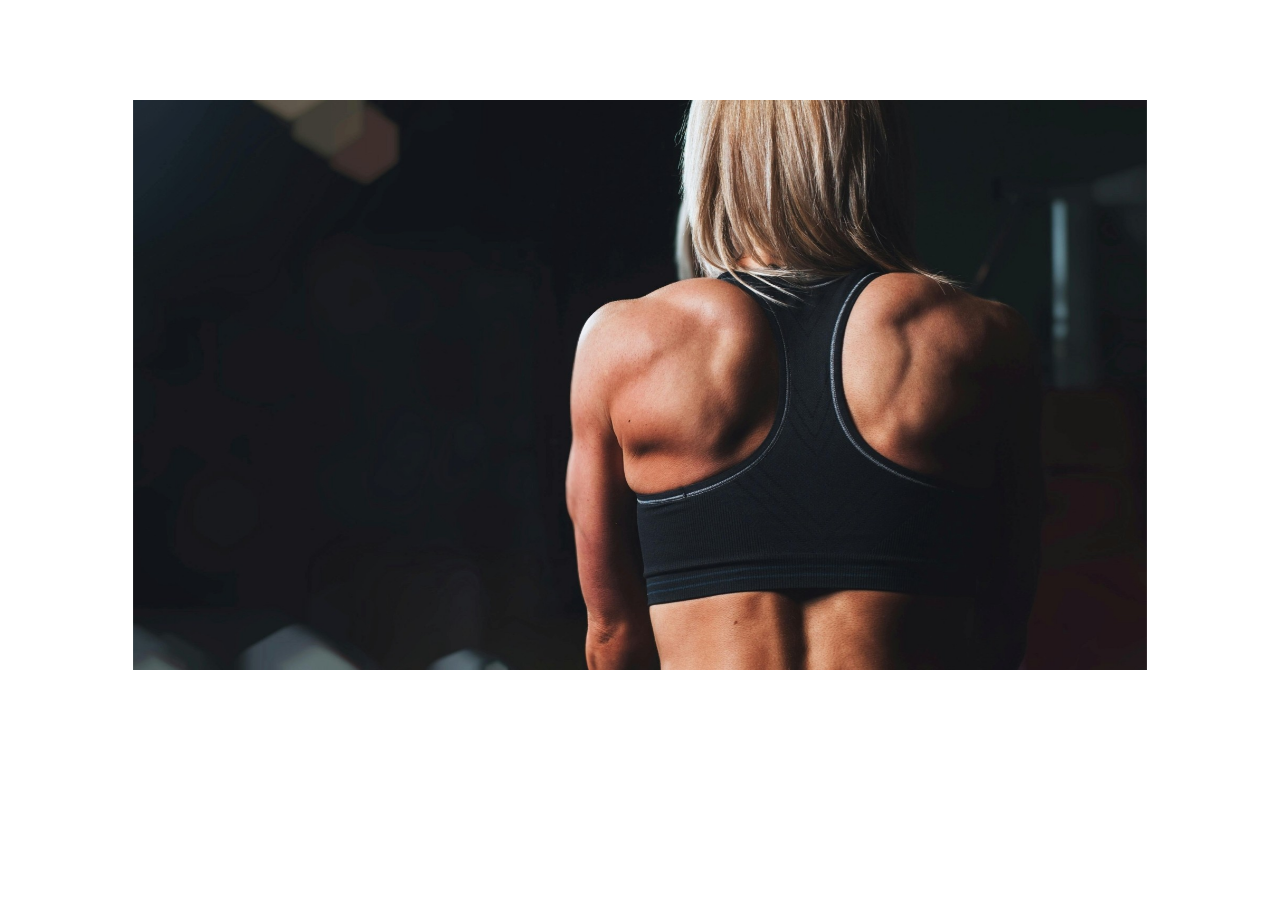
<file: galeria_kezd.html>
<!DOCTYPE html>
<html lang="en">

<head>
    <meta charset="UTF-8">
    <meta name="viewport" content="width=device-width, initial-scale=1.0">
    <title>Document</title>
    <link rel="stylesheet" type="text/css" href="slick-1.8.1/slick/slick.css">
    <link rel="stylesheet" type="text/css" href="slick-1.8.1/slick/slick-theme.css">
    <style type="text/css">
        html,
        body {
            margin: 0;
            padding: 0;
        }

        * {
            box-sizing: border-box;
        }

        .slider {
            width: 80%;
            min-width: 400px;
            margin: 100px auto;
        }

        .slick-slide {
            margin: 0px 5px;
        }

        .slick-slide img {
            width: 100%;
        }

        .slick-prev:before,
        .slick-next:before {
            color: black;
        }

        .slick-slide {
            transition: all ease-in-out .3s;
            opacity: .2;
        }

        .slick-active {
            opacity: .5;
        }

        .slick-current {
            opacity: 1;
        }
    </style>
</head>

<body>
    <section class="center slider">
        <div><img src="hat.jpg" alt="kep1" title="kepcim1"></div>
        <div><img src="hiphop.jpg" alt="kep2" title="kepcim2"></div>
        <div><img src="Torna.jpg" alt="kep3" title="kepcim3"></div>
        <div><img src="verseny.jpg" alt="kep5" title="kepcim5"></div>
    </section>

    <script src="https://code.jquery.com/jquery-2.2.0.min.js" type="text/javascript"></script>
    <script src="slick-1.8.1/slick/slick.js" type="text/javascript" charset="utf-8"></script>

    <script type="text/javascript" src="slider2.js"></script>

</body>

</html>
</file>
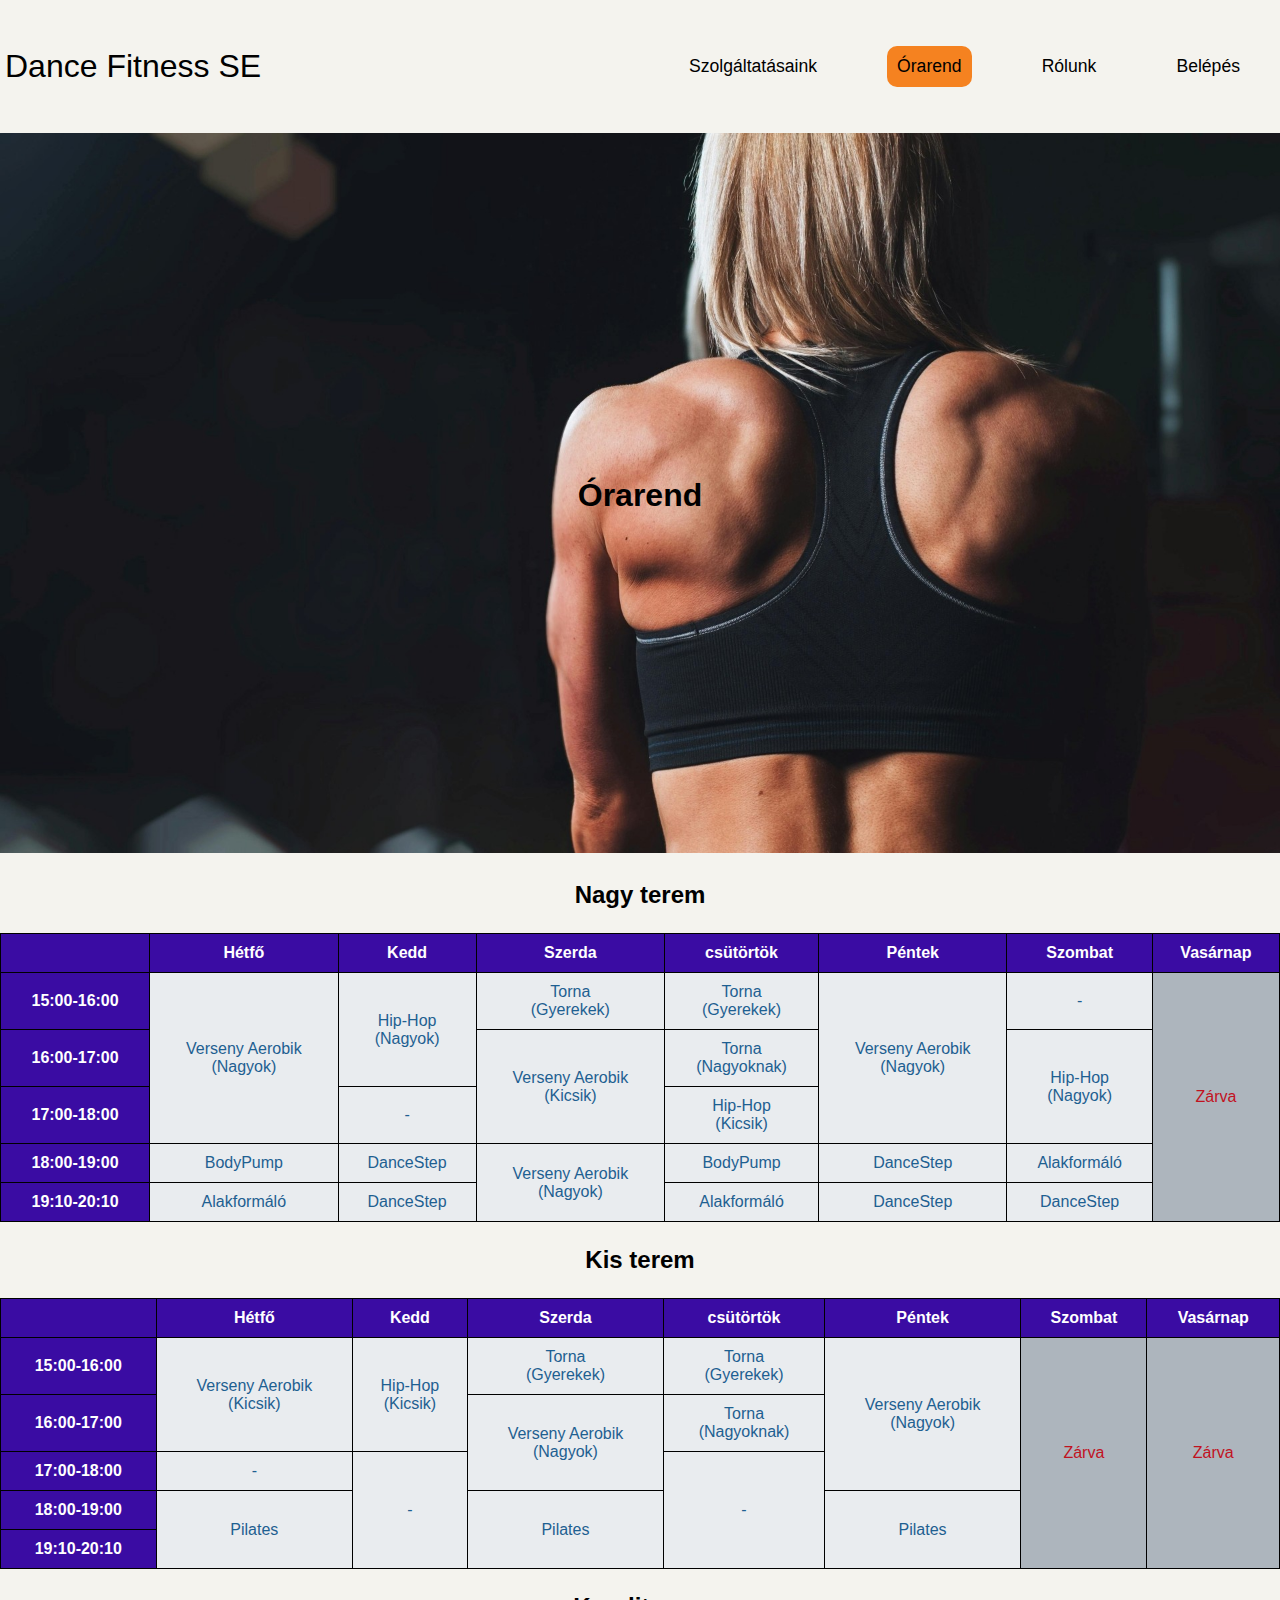
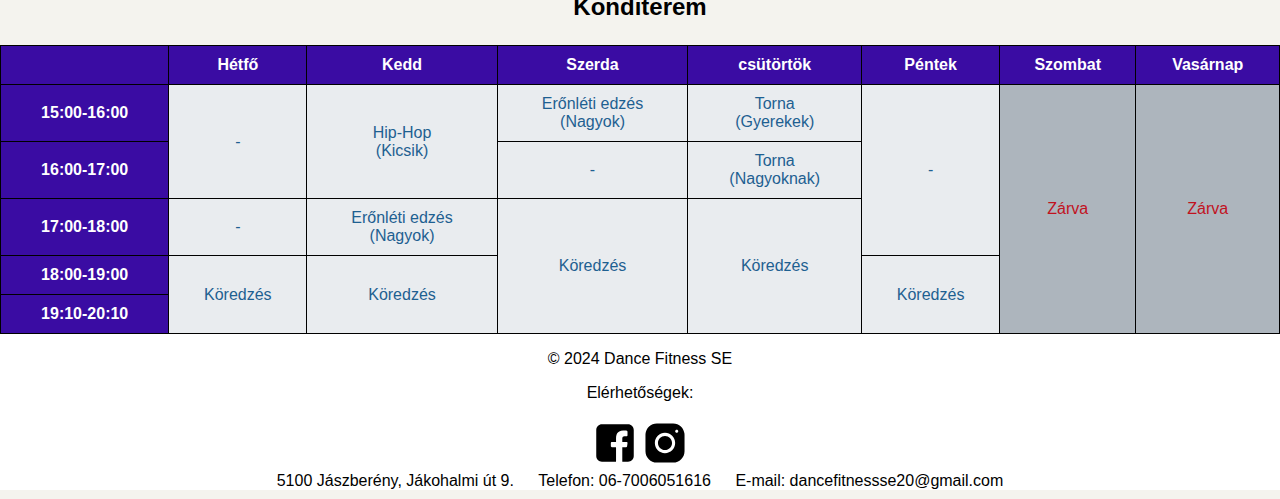
<file: orarend.html>
<!DOCTYPE html>
<html lang="hu">

<head>
    <meta charset="UTF-8">
    <meta name="viewport" content="width=device-width, initial-scale=1.0">
    <title>Dance Fitness SE</title>
    <link rel="stylesheet" type="text/css" href="slick-1.8.1/slick/slick.css">
    <link rel="stylesheet" type="text/css" href="slick-1.8.1/slick/slick-theme.css">
    <link href="style.css" rel="stylesheet" type="text/css">
</head>

<body>
    <div class="grid-container-orarend">
        <!--HEADER-->
        <header>
            <p class="main"><a href="index.html">Dance Fitness SE</a></p>
            <div class="lista">
                <ul>
                    <li><a href="edzesek.html">Szolgáltatásaink</a></li>
                    <li><a href="#" class="active">Órarend</a></li>
                    <li><a href="rolunk.html">Rólunk</a></li>
                    <li><a href="belepes.html">Belépés</a></li>
                </ul>
            </div>
            <div class="menu-gomb">
                <svg xmlns="http://www.w3.org/2000/svg" x="0px" y="0px" width="50" height="50" viewBox="0 0 50 50">
                    <path
                        d="M 5 8 A 2.0002 2.0002 0 1 0 5 12 L 45 12 A 2.0002 2.0002 0 1 0 45 8 L 5 8 z M 5 23 A 2.0002 2.0002 0 1 0 5 27 L 45 27 A 2.0002 2.0002 0 1 0 45 23 L 5 23 z M 5 38 A 2.0002 2.0002 0 1 0 5 42 L 45 42 A 2.0002 2.0002 0 1 0 45 38 L 5 38 z">
                    </path>
                </svg>
            </div>
        </header>
        <nav class="gep-menu">
            <ul>
                <li><a href="edzesek.html">Szolgáltatásaink</a></li>
                <li><a href="#" class="active">Órarend</a></li>
                <li><a href="rolunk.html">Rólunk</a></li>
                <li><a href="belepes.html">Belépés</a></lii>
            </ul>
        </nav>
     <!--ARTICLE-->
        <article>
            <div class="main-kep">
                <p class="main-cim-orarend">Órarend</p>
                <img src="hat.jpg" alt="DanceFitnessSe">
            </div>

            <div class="orarend">
                <div>
                    <p class="terem">Nagy terem</p>
                    <table class="tablazat">
                        <tr>
                            <th></th>
                            <th>Hétfő</th>
                            <th>Kedd</th>
                            <th>Szerda</th>
                            <th>csütörtök</th>
                            <th>Péntek</th>
                            <th>Szombat</th>
                            <th>Vasárnap</th>
                            <tr>
                                <th>15:00-16:00</th>
                                <td class="orak" rowspan="3">Verseny Aerobik<br> (Nagyok)</td>
                                <td class="orak" rowspan="2">Hip-Hop <br> (Nagyok)</td>
                                <td class="orak">Torna<br> (Gyerekek)</td>
                                <td class="orak">Torna<br> (Gyerekek)</td>
                                <td class="orak" rowspan="3">Verseny Aerobik<br> (Nagyok)</td>
                                <td class="orak">-</td>
                                <td class="zarva" rowspan="5">Zárva</td>
                            </tr>
                            <tr>
                                <th>16:00-17:00</th>
                                <td class="orak" rowspan="2">Verseny Aerobik <br> (Kicsik)</td>
                                <td class="orak">Torna <br>(Nagyoknak)</td>
                                <td class="orak" rowspan="2">Hip-Hop <br> (Nagyok)</td>
                            </tr>
                            <tr>
                                <th>17:00-18:00</th>
                                <td class="orak">-</td>
                                <td class="orak">Hip-Hop<br>(Kicsik)</td>
                            </tr>
                            <tr>
                                <th>18:00-19:00</th>
                                <td class="orak">BodyPump</td>
                                <td class="orak">DanceStep</td>
                                <td class="orak" rowspan="2">Verseny Aerobik<br> (Nagyok)</td>
                                <td class="orak">BodyPump</td>
                                <td class="orak">DanceStep</td>
                                <td class="orak">Alakformáló</td>
                            </tr>
                            <tr>
                                <th>19:10-20:10</th>
                                <td class="orak">Alakformáló</td>
                                <td class="orak">DanceStep</td>
                                <td class="orak">Alakformáló</td>
                                <td class="orak">DanceStep</td>
                                <td class="orak">DanceStep</td>
                            </tr>
                        </tr>
                    </table>
                </div>
                <div>
                    <p class="terem">Kis terem</p>
                    <table>
                        <tr>
                            <th></th>
                            <th>Hétfő</th>
                            <th>Kedd</th>
                            <th>Szerda</th>
                            <th>csütörtök</th>
                            <th>Péntek</th>
                            <th>Szombat</th>
                            <th>Vasárnap</th>
                            <tr>
                                <th>15:00-16:00</th>
                                <td class="orak" rowspan="2">Verseny Aerobik<br> (Kicsik)</td>
                                <td class="orak" rowspan="2">Hip-Hop <br> (Kicsik)</td>
                                <td class="orak">Torna<br> (Gyerekek)</td>
                                <td class="orak">Torna<br> (Gyerekek)</td>
                                <td class="orak" rowspan="3">Verseny Aerobik<br> (Nagyok)</td>
                                <td class="zarva" rowspan="5">Zárva</td>
                                <td class="zarva" rowspan="5">Zárva</td>
                            </tr>
                            <tr>
                                <th>16:00-17:00</th>
                                <td class="orak" rowspan="2">Verseny Aerobik <br> (Nagyok)</td>
                                <td class="orak">Torna <br>(Nagyoknak)</td>
                            </tr>
                            <tr>
                                <th>17:00-18:00</th>
                                <td class="orak">-</td>
                                <td class="orak" rowspan="3">-</td>
                                <td class="orak" rowspan="3">-</td>
                            </tr>
                            <tr>
                                <th>18:00-19:00</th>
                                <td class="orak" rowspan="2">Pilates</td>
                                <td class="orak" rowspan="2">Pilates</td>
                                <td class="orak" rowspan="2">Pilates</td>
                            </tr>
                            <tr>
                                <th>19:10-20:10</th>
                            </tr>
                        </tr>
                    </table>
                </div>
                <div>
                    <p class="terem">Konditerem</p>
                    <table>
                        <tr>
                            <th></th>
                            <th>Hétfő</th>
                            <th>Kedd</th>
                            <th>Szerda</th>
                            <th>csütörtök</th>
                            <th>Péntek</th>
                            <th>Szombat</th>
                            <th>Vasárnap</th>
                            <tr>
                                <th>15:00-16:00</th>
                                <td class="orak" rowspan="2">-</td>
                                <td class="orak" rowspan="2">Hip-Hop <br> (Kicsik)</td>
                                <td class="orak">Erőnléti edzés <br>(Nagyok)</td>
                                <td class="orak">Torna<br> (Gyerekek)</td>
                                <td class="orak" rowspan="3">-</td>
                                <td class="zarva" rowspan="5">Zárva</td>
                                <td class="zarva" rowspan="5">Zárva</td>
                            </tr>
                            <tr>
                                <th>16:00-17:00</th>
                                <td class="orak">-</td>
                                <td class="orak">Torna <br>(Nagyoknak)</td>
                            </tr>
                            <tr>
                                <th>17:00-18:00</th>
                                <td class="orak">-</td>
                                <td class="orak">Erőnléti edzés <br>(Nagyok)</td>
                                <td class="orak" rowspan="3">Köredzés</td>
                                <td class="orak" rowspan="3">Köredzés</td>
                            </tr>
                            <tr>
                                <th>18:00-19:00</th>
                                <td class="orak" rowspan="2">Köredzés</td>
                                <td class="orak" rowspan="2">Köredzés</td>
                                <td class="orak" rowspan="2">Köredzés</td>
                
                            </tr>
                            <tr>
                                <th>19:10-20:10</th>
                            </tr>
                        </tr>
                    </table>
                </div>
            </div>
        </article>
            <!--FOOTER-->
        <footer class="footer">
            <p>© 2024 Dance Fitness SE</p>
            <p>Elérhetőségek:</p>
            <div class="svg-container">
                <a href="https://www.facebook.com/DanceFitnessSe" target="_blank"><svg xmlns="http://www.w3.org/2000/svg"
                        x="0px" y="0px" width="50" height="50" viewBox="0 0 48 48">
                        <path
                            d="M42,11.5v25c0,3.03-2.47,5.5-5.5,5.5H31V28h3.62c0.51,0,0.94-0.38,1-0.88l0.37-3c0.04-0.28-0.05-0.57-0.24-0.78 C35.56,23.12,35.29,23,35,23h-4v-3.5c0-1.1,0.9-2,2-2h2c0.55,0,1-0.45,1-1v-3.38c0-0.51-0.4-0.94-0.91-0.99 C35.03,12.12,33.62,12,31.83,12c-4.4,0-6.83,2.62-6.83,7.37V23h-4c-0.55,0-1,0.45-1,1v3c0,0.55,0.45,1,1,1h4v14H11.5 C8.47,42,6,39.53,6,36.5v-25C6,8.47,8.47,6,11.5,6h25C39.53,6,42,8.47,42,11.5z">
                        </path>
                    </svg></a><br>
                <a href="https://www.instagram.com/dancefitnessse20/" target="_blank"><svg
                        xmlns="http://www.w3.org/2000/svg" x="0px" y="0px" width="50" height="50" viewBox="0 0 64 64">
                        <path
                            d="M 21.580078 7 C 13.541078 7 7 13.544938 7 21.585938 L 7 42.417969 C 7 50.457969 13.544938 57 21.585938 57 L 42.417969 57 C 50.457969 57 57 50.455062 57 42.414062 L 57 21.580078 C 57 13.541078 50.455062 7 42.414062 7 L 21.580078 7 z M 47 15 C 48.104 15 49 15.896 49 17 C 49 18.104 48.104 19 47 19 C 45.896 19 45 18.104 45 17 C 45 15.896 45.896 15 47 15 z M 32 19 C 39.17 19 45 24.83 45 32 C 45 39.17 39.169 45 32 45 C 24.83 45 19 39.169 19 32 C 19 24.831 24.83 19 32 19 z M 32 23 C 27.029 23 23 27.029 23 32 C 23 36.971 27.029 41 32 41 C 36.971 41 41 36.971 41 32 C 41 27.029 36.971 23 32 23 z">
                        </path>
                    </svg></a>
            </div>
            <ul>
                <li>5100 Jászberény, Jákohalmi út 9.</li>
                <li>Telefon: 06-7006051616</li>
                <li>E-mail: dancefitnessse20@gmail.com</li>
            </ul>
        </footer>

            <!--SCRIPTS-->
            <script src="jquery-3.7.1.min.js"></script>
            <script src="slick-1.8.1/slick/slick.js"></script>
            <script src="oldal.js"></script>
    </div>
</body>

</html>
</file>
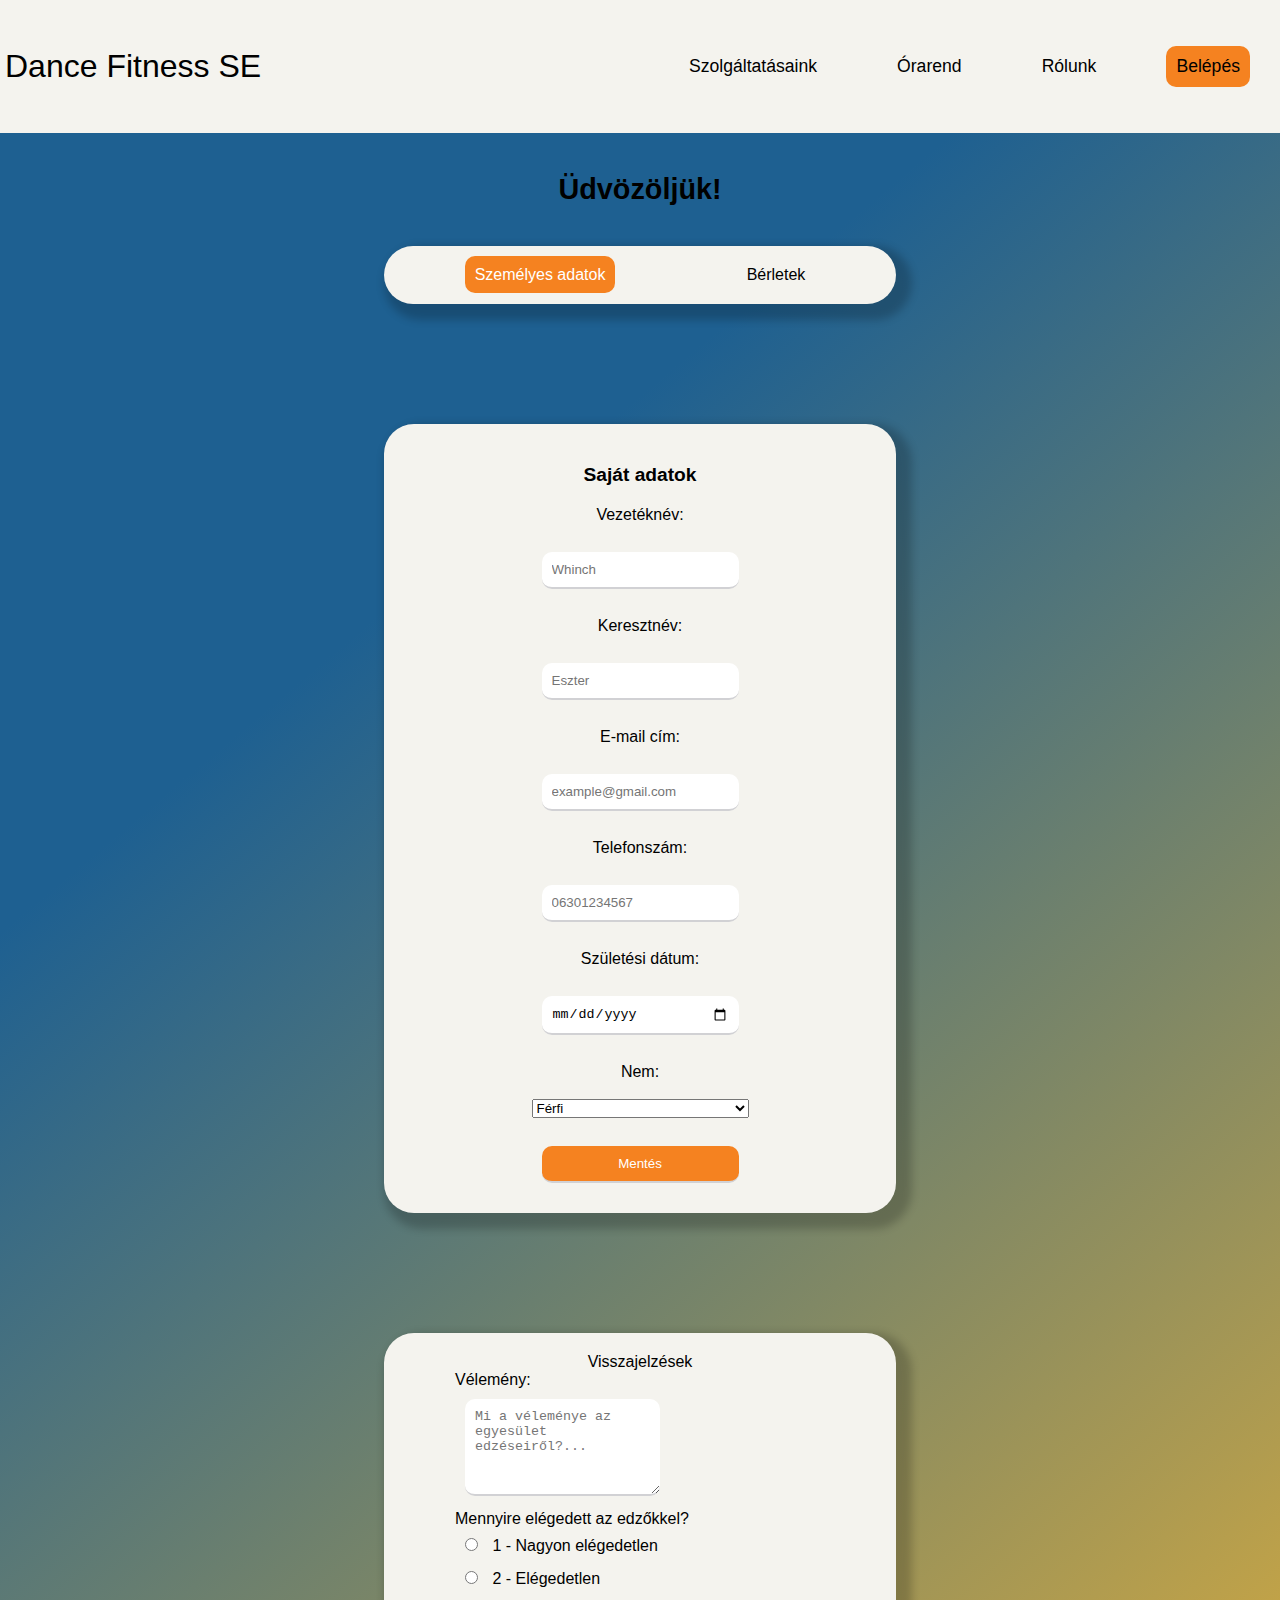
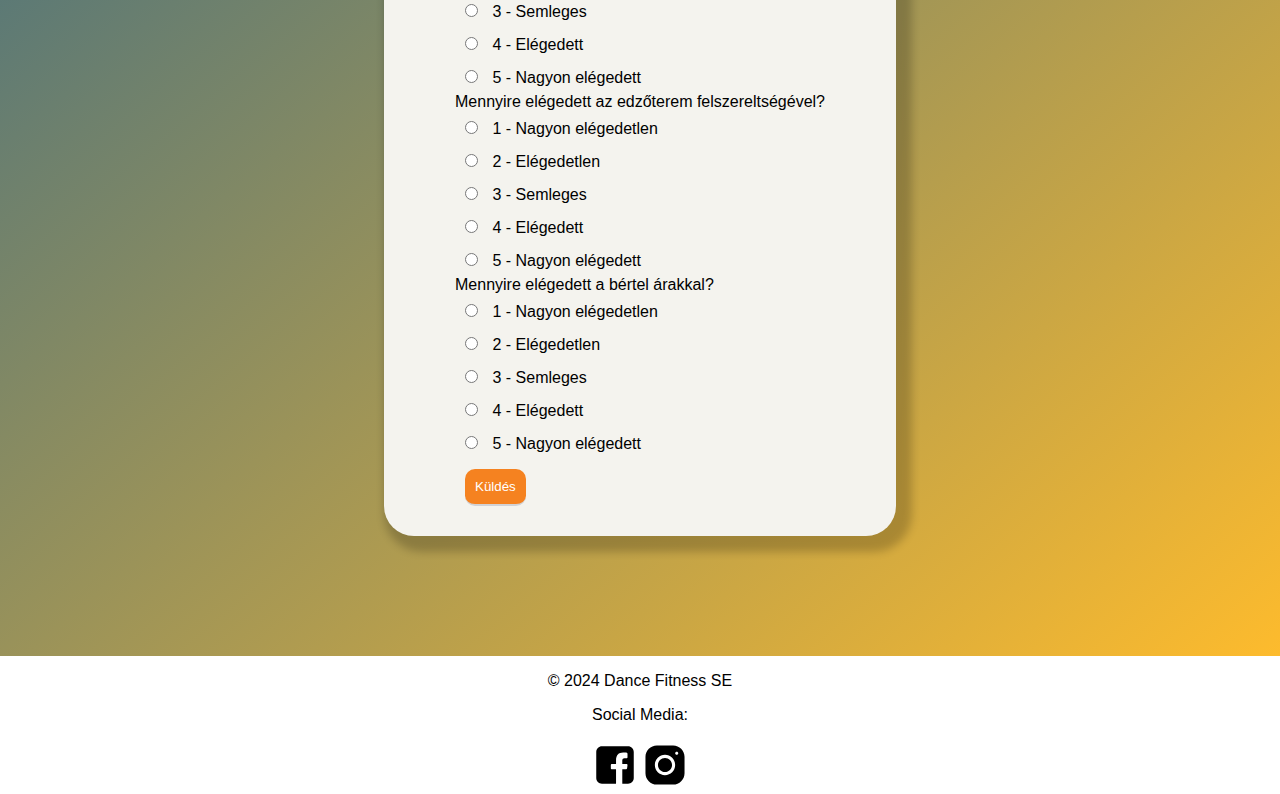
<file: profil.html>
<!DOCTYPE html>
<html lang="hu">

<head>
    <meta charset="UTF-8">
    <meta name="viewport" content="width=device-width, initial-scale=1.0">
    <title>Dance Fitness SE</title>
    <link rel="stylesheet" type="text/css" href="slick-1.8.1/slick/slick.css">
    <link rel="stylesheet" type="text/css" href="slick-1.8.1/slick/slick-theme.css">
    <link href="style.css" rel="stylesheet" type="text/css">
</head>

<body>
    <div class="grid-container-profil">
        <!--HEADER-->
        <header>
            <p class="main"><a href="index.html">Dance Fitness SE</a></p>
            <div class="lista">
                <ul>
                    <li><a href="edzesek.html">Szolgáltatásaink</a></li>
                    <li><a href="orarend.html">Órarend</a></li>
                    <li><a href="#" class="active">Rólunk</a></li>
                    <li><a href="belepes.html">Belépés</a></li>
                </ul>
            </div>
            <div class="menu-gomb">
                <svg xmlns="http://www.w3.org/2000/svg" x="0px" y="0px" width="50" height="50" viewBox="0 0 50 50">
                    <path
                        d="M 5 8 A 2.0002 2.0002 0 1 0 5 12 L 45 12 A 2.0002 2.0002 0 1 0 45 8 L 5 8 z M 5 23 A 2.0002 2.0002 0 1 0 5 27 L 45 27 A 2.0002 2.0002 0 1 0 45 23 L 5 23 z M 5 38 A 2.0002 2.0002 0 1 0 5 42 L 45 42 A 2.0002 2.0002 0 1 0 45 38 L 5 38 z">
                    </path>
                </svg>
            </div>
        </header>
        <nav class="gep-menu">
            <ul>
                <li><a href="edzesek.html">Szolgáltatásaink</a></li>
                <li><a href="orarend.html">Órarend</a></li>
                <li><a href="rolunk.html">Rólunk</a></li>
                <li><a href="#" class="active">Belépés</a></lii>
            </ul>
        </nav>
        <!--ARTICLE-->
        <article class="profil-article">
            <div>
                <p class="hello">Üdvözöljük!</p>
            </div>
                <ul class="profil-menu">
                    <li><a href="#" class="active">Személyes adatok</a></li>
                    <li><a href="berletek.html">Bérletek</a></li>
                </ul>
            <div class="profil-lap">
                <span class="profil-cim">Saját adatok</span>
                <form action="https://rf.uni-corvinus.hu/webfejlesztes/receive.php" method="post" class="profil">
                    <label for="veznev">Vezetéknév:</label><br>
                    <input type="text" id="veznev" name="veznev" placeholder="Whinch" required class="profil-input"><br>
                    <label for="kernev">Keresztnév:</label><br>
                    <input type="text" id="kernev" name="kernev" placeholder="Eszter" required class="profil-input"><br>
                    <label for="email">E-mail cím:</label><br>
                    <input type="email" id="email" name="email" placeholder="example@gmail.com"
                        class="profil-input"><br>
                    <label for="telefon">Telefonszám:</label><br>
                    <input type="tel" id="telefon" name="telefon" placeholder="06301234567" required
                        class="profil-input"><br>
                    <label for="szulido">Születési dátum:</label><br>
                    <input type="date" id="szulido" name="szulido" required class="profil-input"><br>
                    <label for="nem">Nem:</label><br>
                    <select id="nem" name="nem" required class="profil-input">
                        <option value="ferfi">Férfi</option>
                        <option value="no">Nő</option>
                    </select><br>
                    <input type="submit" value="Mentés" class="profil-gomb">
                </form>
            </div>
            <div class="profil-lap2">
                <span class="profil-cim2">Visszajelzések</span>
                <form action="https://rf.uni-corvinus.hu/webfejlesztes/receive.php" method="post" class="profil2">
                    <label for="jelzes">Vélemény:</label><br>
                    <textarea id="jelzes" name="jelzes" placeholder="Mi a véleménye az egyesület edzéseiről?..."
                        required class="textarea" rows="5" cols="20"></textarea><br>
                    <span>Mennyire elégedett az edzőkkel?</span><br>
                    <label>
                        <input type="radio" id="1" name="ertekeles" value="a" required> 1 - Nagyon elégedetlen<br>
                    </label>
                    <label>
                        <input type="radio" id="2" name="ertekeles" value="b"> 2 - Elégedetlen<br>
                    </label>
                    <label>
                        <input type="radio" id="3" name="ertekeles" value="c"> 3 - Semleges<br>
                    </label>
                    <label>
                        <input type="radio" id="4" name="ertekeles" value="d"> 4 - Elégedett<br>
                    </label>
                    <label>
                        <input type="radio" id="5" name="ertekeles" value="e"> 5 - Nagyon elégedett<br>
                    </label>

                    <span>Mennyire elégedett az edzőterem felszereltségével?</span><br>
                    <label>
                        <input type="radio" id="6" name="ertekeles1" value="f" required> 1 - Nagyon elégedetlen<br>
                    </label>
                    <label>
                        <input type="radio" id="7" name="ertekeles1" value="g"> 2 - Elégedetlen<br>
                    </label>
                    <label>
                        <input type="radio" id="8" name="ertekeles1" value="h"> 3 - Semleges<br>
                    </label>
                    <label>
                        <input type="radio" id="9" name="ertekeles1" value="i"> 4 - Elégedett<br>
                    </label>
                    <label>
                        <input type="radio" id="10" name="ertekeles1" value="ej"> 5 - Nagyon elégedett<br>
                    </label>

                    <span>Mennyire elégedett a bértel árakkal?</span><br>
                    <label>
                        <input type="radio" id="11" name="ertekeles2" value="k" required> 1 - Nagyon elégedetlen<br>
                    </label>
                    <label>
                        <input type="radio" id="12" name="ertekeles2" value="l"> 2 - Elégedetlen<br>
                    </label>
                    <label>
                        <input type="radio" id="13" name="ertekeles2" value="m"> 3 - Semleges<br>
                    </label>
                    <label>
                        <input type="radio" id="14" name="ertekeles2" value="n"> 4 - Elégedett<br>
                    </label>
                    <label>
                        <input type="radio" id="15" name="ertekeles2" value="o"> 5 - Nagyon elégedett<br>
                    </label>

                    <input type="submit" value="Küldés" class="profil-gomb">
                </form>
            </div>
        </article>
        <!--FOOTER-->
        <footer class="footer-rolunk">
            <p>© 2024 Dance Fitness SE</p>
            <p>Social Media:</p>
            <div class="svg-container">
                <a href="https://www.facebook.com/DanceFitnessSe" target="_blank"><svg
                        xmlns="http://www.w3.org/2000/svg" x="0px" y="0px" width="50" height="50" viewBox="0 0 48 48">
                        <path
                            d="M42,11.5v25c0,3.03-2.47,5.5-5.5,5.5H31V28h3.62c0.51,0,0.94-0.38,1-0.88l0.37-3c0.04-0.28-0.05-0.57-0.24-0.78 C35.56,23.12,35.29,23,35,23h-4v-3.5c0-1.1,0.9-2,2-2h2c0.55,0,1-0.45,1-1v-3.38c0-0.51-0.4-0.94-0.91-0.99 C35.03,12.12,33.62,12,31.83,12c-4.4,0-6.83,2.62-6.83,7.37V23h-4c-0.55,0-1,0.45-1,1v3c0,0.55,0.45,1,1,1h4v14H11.5 C8.47,42,6,39.53,6,36.5v-25C6,8.47,8.47,6,11.5,6h25C39.53,6,42,8.47,42,11.5z">
                        </path>
                    </svg></a><br>
                <a href="https://www.instagram.com/dancefitnessse20/" target="_blank"><svg
                        xmlns="http://www.w3.org/2000/svg" x="0px" y="0px" width="50" height="50" viewBox="0 0 64 64">
                        <path
                            d="M 21.580078 7 C 13.541078 7 7 13.544938 7 21.585938 L 7 42.417969 C 7 50.457969 13.544938 57 21.585938 57 L 42.417969 57 C 50.457969 57 57 50.455062 57 42.414062 L 57 21.580078 C 57 13.541078 50.455062 7 42.414062 7 L 21.580078 7 z M 47 15 C 48.104 15 49 15.896 49 17 C 49 18.104 48.104 19 47 19 C 45.896 19 45 18.104 45 17 C 45 15.896 45.896 15 47 15 z M 32 19 C 39.17 19 45 24.83 45 32 C 45 39.17 39.169 45 32 45 C 24.83 45 19 39.169 19 32 C 19 24.831 24.83 19 32 19 z M 32 23 C 27.029 23 23 27.029 23 32 C 23 36.971 27.029 41 32 41 C 36.971 41 41 36.971 41 32 C 41 27.029 36.971 23 32 23 z">
                        </path>
                    </svg></a>
            </div>
        </footer>

        <script src="jquery-3.7.1.min.js"></script>

        <script src="oldal.js"></script>
    </div>
</body>

</html>
</file>
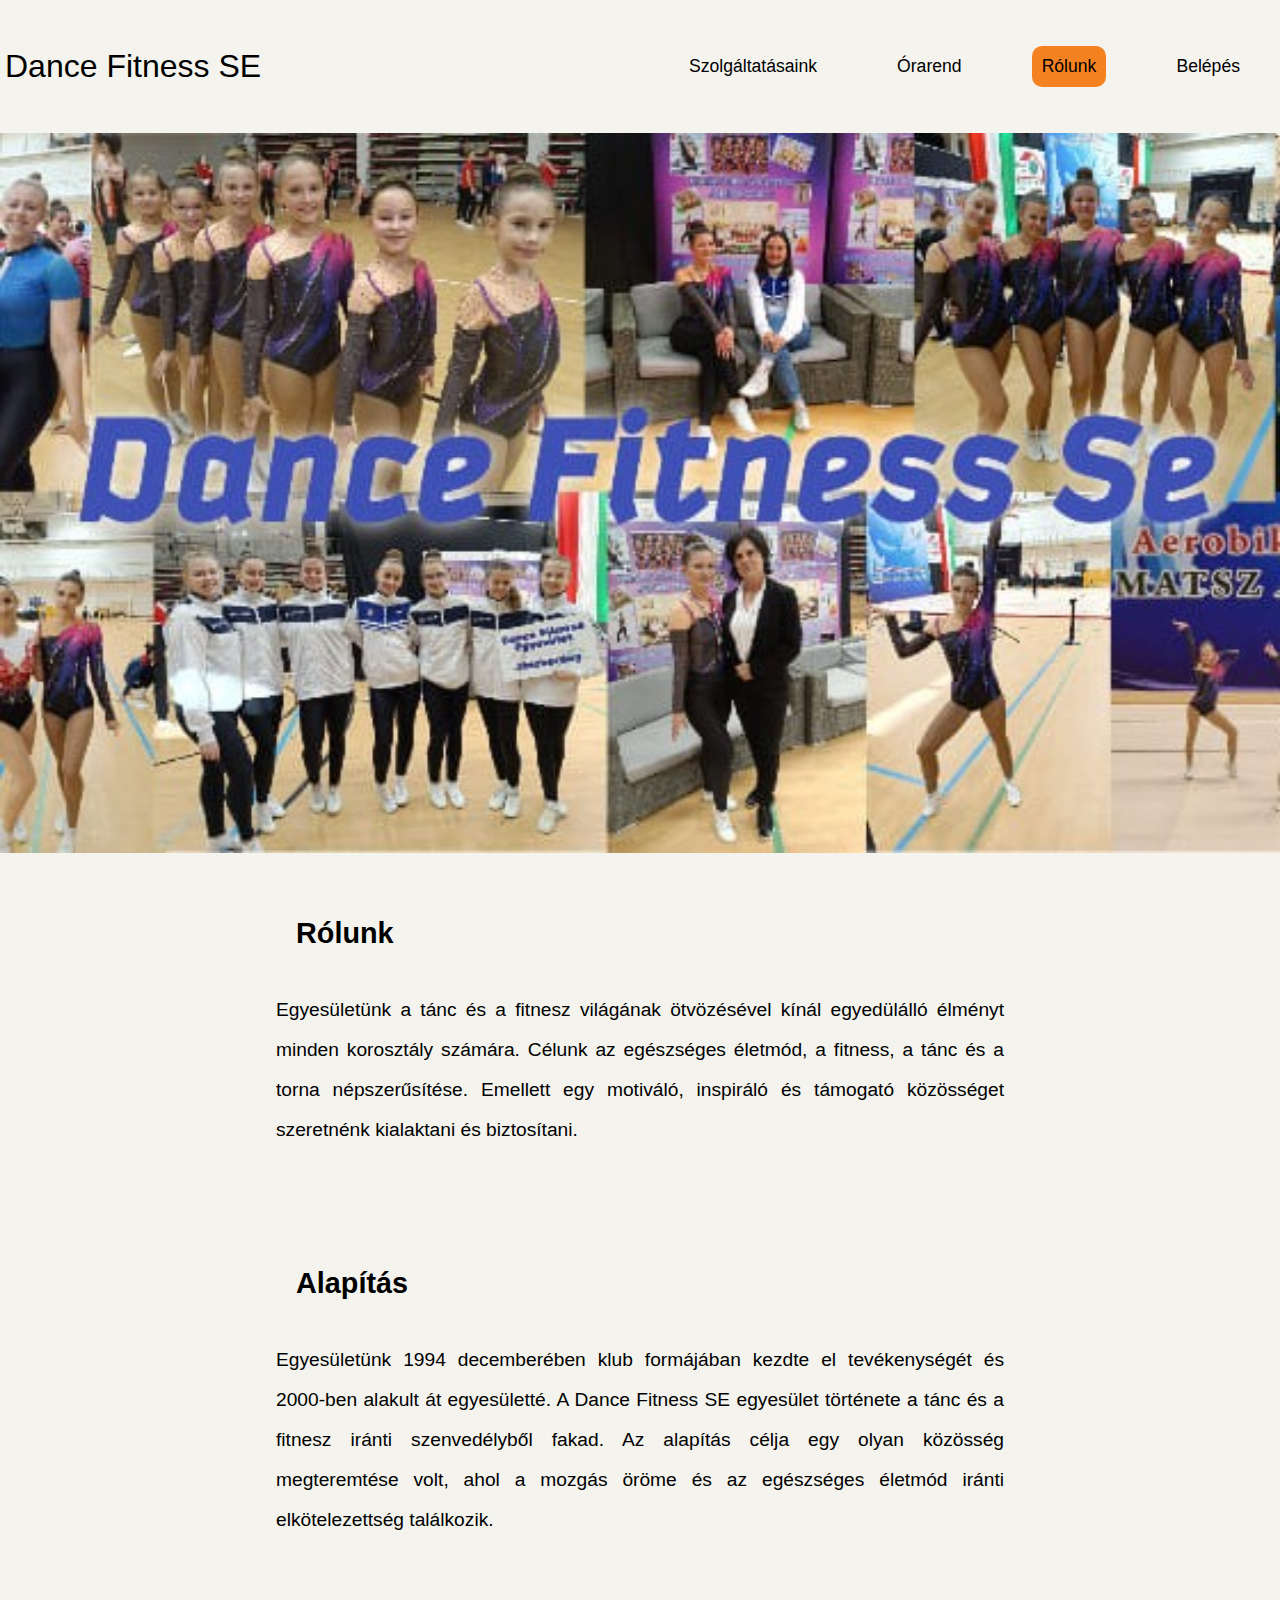
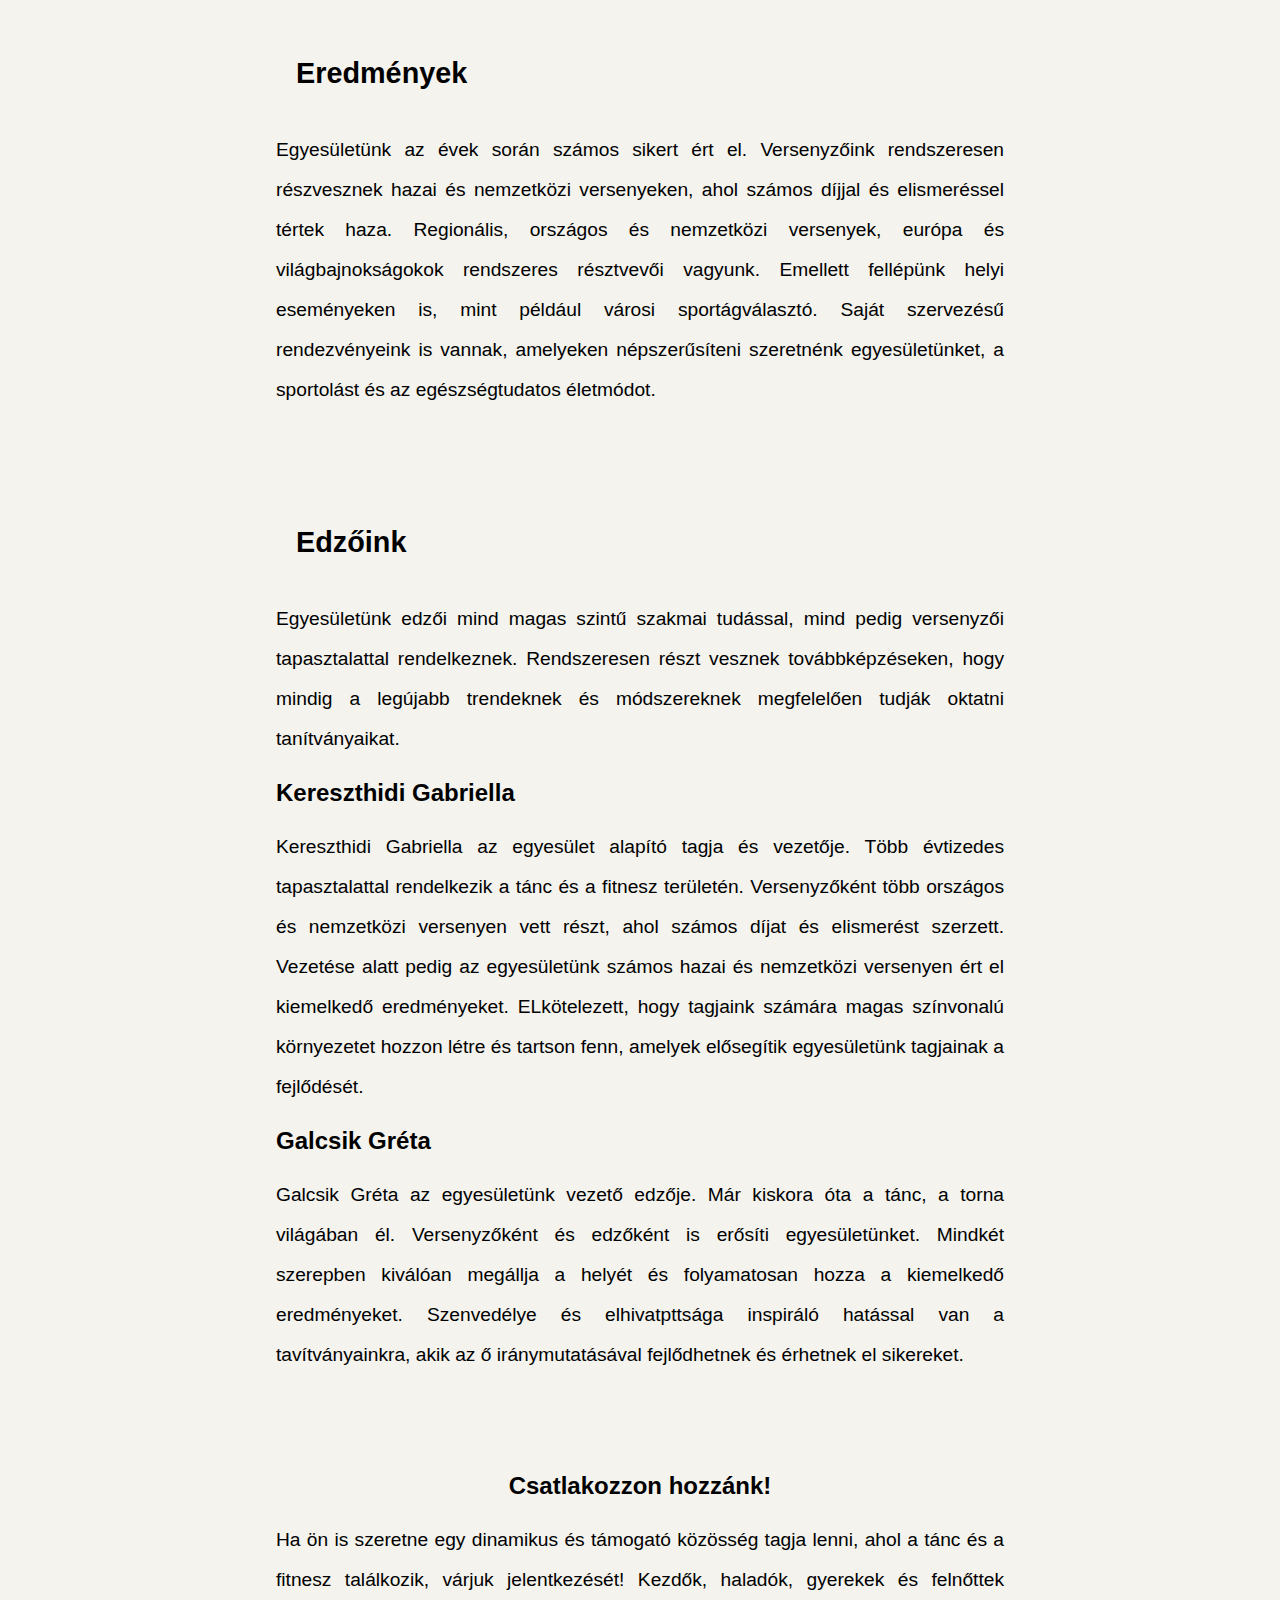
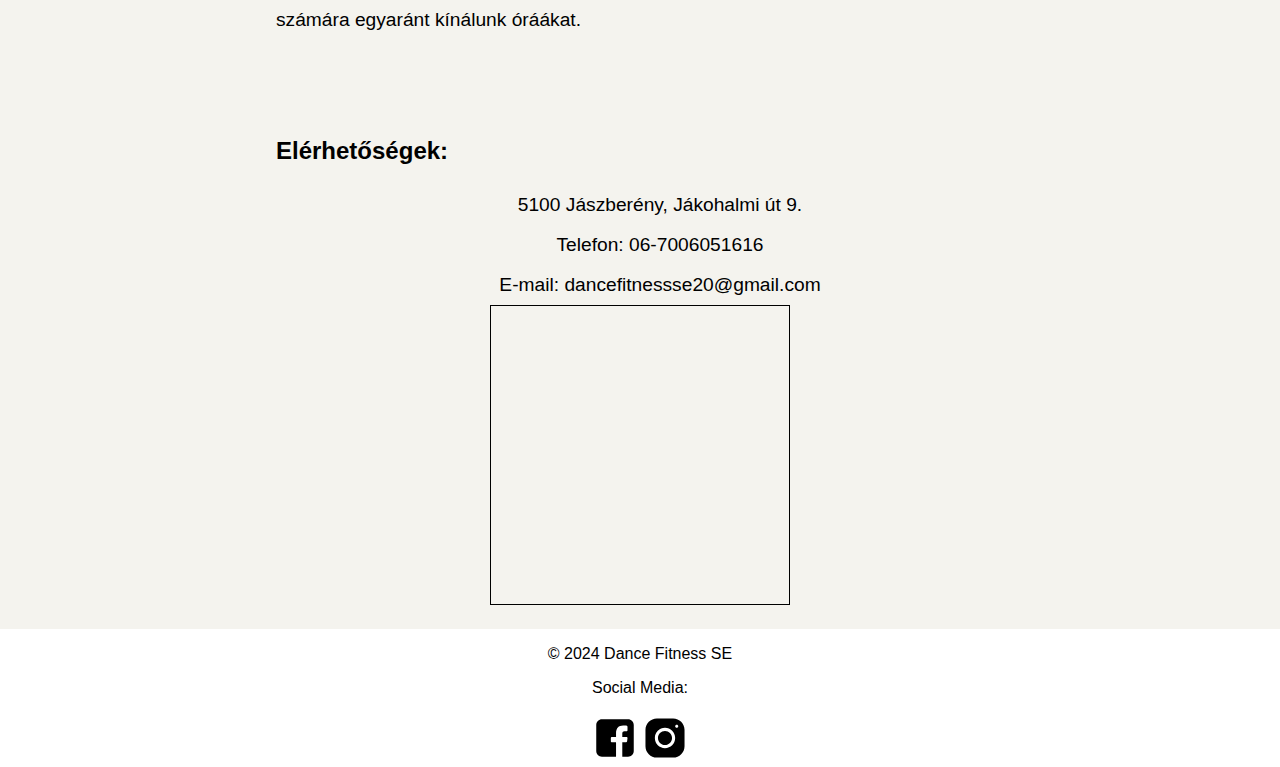
<file: rolunk.html>
<!DOCTYPE html>
<html lang="hu">

<head>
    <meta charset="UTF-8">
    <meta name="viewport" content="width=device-width, initial-scale=1.0">
    <title>Dance Fitness SE</title>
    <link rel="stylesheet" type="text/css" href="slick-1.8.1/slick/slick.css">
    <link rel="stylesheet" type="text/css" href="slick-1.8.1/slick/slick-theme.css">
    <link href="style.css" rel="stylesheet" type="text/css">
</head>

<body>
    <div class="grid-container-rolunk">
        <!--HEADER-->
        <header>
            <p class="main"><a href="index.html">Dance Fitness SE</a></p>
            <div class="lista">
                <ul>
                    <li><a href="edzesek.html">Szolgáltatásaink</a></li>
                    <li><a href="orarend.html">Órarend</a></li>
                    <li><a href="#" class="active">Rólunk</a></li>
                    <li><a href="belepes.html">Belépés</a></li>
                </ul>
            </div>
            <div class="menu-gomb">
                <svg xmlns="http://www.w3.org/2000/svg" x="0px" y="0px" width="50" height="50" viewBox="0 0 50 50">
                    <path
                        d="M 5 8 A 2.0002 2.0002 0 1 0 5 12 L 45 12 A 2.0002 2.0002 0 1 0 45 8 L 5 8 z M 5 23 A 2.0002 2.0002 0 1 0 5 27 L 45 27 A 2.0002 2.0002 0 1 0 45 23 L 5 23 z M 5 38 A 2.0002 2.0002 0 1 0 5 42 L 45 42 A 2.0002 2.0002 0 1 0 45 38 L 5 38 z">
                    </path>
                </svg>
            </div>
        </header>
        <nav class="gep-menu">
            <ul>
                <li><a href="edzesek.html">Szolgáltatásaink</a></li>
                <li><a href="orarend.html">Órarend</a></li>
                <li><a href="#" class="active">Rólunk</a></li>
                <li><a href="belepes.html">Belépés</a></lii>
            </ul>
        </nav>
    <!--ARTICLE-->
        <article>
            <div class="main-kep">
                <img src="dancefitness.jpg" alt="DanceFitnessSe">
            </div>

            <!--Rólunk-->
            <div class="rolunk">
                <div class="rolunk-container">
                    <p class="cim-rolunk">Rólunk</p>
                    <p class="tartalom-rolunk">Egyesületünk a tánc és a fitnesz világának ötvözésével kínál egyedülálló élményt
                    minden korosztály számára. Célunk az egészséges életmód, a fitness, a tánc és a torna népszerűsítése.
                    Emellett egy motiváló, inspiráló és támogató közösséget szeretnénk kialaktani és biztosítani. </p>
                </div>
                <div class="rolunk-container">
                    <p class="cim-rolunk">Alapítás</p>
                    <p class="tartalom-rolunk">Egyesületünk 1994 decemberében klub formájában kezdte el tevékenységét és
                    2000-ben alakult át egyesületté. A Dance Fitness SE egyesület története a tánc és a fitnesz iránti
                    szenvedélyből fakad. Az alapítás célja egy olyan közösség megteremtése volt, ahol a mozgás öröme és az
                    egészséges életmód iránti elkötelezettség találkozik.</p>
                </div>
                <div class="rolunk-container">
                    <p class="cim-rolunk">Eredmények</p>
                    <p class="tartalom-rolunk">Egyesületünk az évek során számos sikert ért el. Versenyzőink rendszeresen
                    részvesznek hazai és nemzetközi versenyeken, ahol számos díjjal és elismeréssel tértek haza. Regionális,
                    országos és nemzetközi versenyek, európa és világbajnokságokok rendszeres résztvevői vagyunk. Emellett
                    fellépünk helyi eseményeken is, mint például városi sportágválasztó. Saját szervezésű rendezvényeink is
                    vannak, amelyeken népszerűsíteni szeretnénk egyesületünket, a sportolást és az egészségtudatos
                    életmódot. </p>
                </div>
                <div class="rolunk-container">
                    <p class="cim-rolunk">Edzőink</p>
                    <p class="tartalom-rolunk">Egyesületünk edzői mind magas szintű szakmai tudással, mind pedig versenyzői
                        tapasztalattal rendelkeznek. Rendszeresen részt vesznek továbbképzéseken, hogy mindig a legújabb
                        trendeknek és módszereknek megfelelően tudják oktatni tanítványaikat.</p>
                    <p class="subcim">Kereszthidi Gabriella</p>
                    <p class="tartalom-rolunk">Kereszthidi Gabriella az egyesület alapító tagja és vezetője. Több évtizedes
                        tapasztalattal rendelkezik a tánc és a fitnesz területén. Versenyzőként több országos és nemzetközi
                        versenyen vett részt, ahol számos díjat és elismerést szerzett. Vezetése alatt pedig az egyesületünk
                        számos hazai és nemzetközi versenyen ért el kiemelkedő eredményeket. ELkötelezett, hogy tagjaink számára
                        magas színvonalú környezetet hozzon létre és tartson fenn, amelyek elősegítik egyesületünk tagjainak a
                        fejlődését.</p>
                    <p class="subcim">Galcsik Gréta</p>
                    <p class="tartalom-rolunk">Galcsik Gréta az egyesületünk vezető edzője. Már kiskora óta
                        a tánc, a torna világában él. Versenyzőként és edzőként is erősíti egyesületünket. Mindkét szerepben
                    kiválóan megállja a helyét és folyamatosan hozza a kiemelkedő eredményeket. Szenvedélye és
                    elhivatpttsága inspiráló hatással van a tavítványainkra, akik az ő iránymutatásával fejlődhetnek és
                    érhetnek el sikereket. </p>
                </div>
                <div class="rolunk-container">
                    <p class="csatl">Csatlakozzon hozzánk!</p>
                    <p class="tartalom-rolunk">Ha ön is szeretne egy dinamikus és támogató közösség tagja lenni, ahol a tánc és
                        a fitnesz találkozik, várjuk jelentkezését! Kezdők, haladók, gyerekek és felnőttek számára egyaránt
                    kínálunk óráákat.</p>
                </div>
                <div class="eler-container">
                        <p class="subcim">Elérhetőségek:</p>
                    <ul class="tartalom-eler">
                        <li>5100 Jászberény, Jákohalmi út 9.</li>
                        <li>Telefon: 06-7006051616</li>
                        <li>E-mail: dancefitnessse20@gmail.com</li>
                    </ul>
                    <map name="terkep"><iframe src="https://www.google.com/maps/embed?pb=!1m18!1m12!1m3!1d2439.1350478216573!2d19.92354057587962!3d47.50292589513174!2m3!1f0!2f0!3f0!3m2!1i1024!2i768!4f13.1!3m3!1m2!1s0x474106e162400475%3A0x79f10bfa5f83072!2zSsOhc3piZXLDqW55LCBKw6Frw7NoYWxtaSDDunQgOSwgNTEwMA!5e1!3m2!1sen!2shu!4v1732738383131!5m2!1sen!2shu" width="300" height="300" style="border: 1px solid black;" allowfullscreen="" loading="lazy" referrerpolicy="no-referrer-when-downgrade"></iframe></map>
                </div>
            </div>
        </article>
            <!--FOOTER-->
            <footer class="footer-rolunk">
                <p>© 2024 Dance Fitness SE</p>
                <p>Social Media:</p>
                <div class="svg-container">
                    <a href="https://www.facebook.com/DanceFitnessSe" target="_blank"><svg
                            xmlns="http://www.w3.org/2000/svg" x="0px" y="0px" width="50" height="50" viewBox="0 0 48 48">
                            <path
                                d="M42,11.5v25c0,3.03-2.47,5.5-5.5,5.5H31V28h3.62c0.51,0,0.94-0.38,1-0.88l0.37-3c0.04-0.28-0.05-0.57-0.24-0.78 C35.56,23.12,35.29,23,35,23h-4v-3.5c0-1.1,0.9-2,2-2h2c0.55,0,1-0.45,1-1v-3.38c0-0.51-0.4-0.94-0.91-0.99 C35.03,12.12,33.62,12,31.83,12c-4.4,0-6.83,2.62-6.83,7.37V23h-4c-0.55,0-1,0.45-1,1v3c0,0.55,0.45,1,1,1h4v14H11.5 C8.47,42,6,39.53,6,36.5v-25C6,8.47,8.47,6,11.5,6h25C39.53,6,42,8.47,42,11.5z">
                            </path>
                        </svg></a><br>
                    <a href="https://www.instagram.com/dancefitnessse20/" target="_blank"><svg
                            xmlns="http://www.w3.org/2000/svg" x="0px" y="0px" width="50" height="50" viewBox="0 0 64 64">
                            <path
                                d="M 21.580078 7 C 13.541078 7 7 13.544938 7 21.585938 L 7 42.417969 C 7 50.457969 13.544938 57 21.585938 57 L 42.417969 57 C 50.457969 57 57 50.455062 57 42.414062 L 57 21.580078 C 57 13.541078 50.455062 7 42.414062 7 L 21.580078 7 z M 47 15 C 48.104 15 49 15.896 49 17 C 49 18.104 48.104 19 47 19 C 45.896 19 45 18.104 45 17 C 45 15.896 45.896 15 47 15 z M 32 19 C 39.17 19 45 24.83 45 32 C 45 39.17 39.169 45 32 45 C 24.83 45 19 39.169 19 32 C 19 24.831 24.83 19 32 19 z M 32 23 C 27.029 23 23 27.029 23 32 C 23 36.971 27.029 41 32 41 C 36.971 41 41 36.971 41 32 C 41 27.029 36.971 23 32 23 z">
                            </path>
                        </svg></a>
                </div>
            </footer>

            <!--SCRIPTS 
            <script src="jquery-3.7.1.min.js"></script>
            <script src="slick-1.8.1/slick/slick.js"></script>
            <script src="slider1.js"></script>
            <script src="slider2.js"></script>-->
            <script src="oldal.js"></script>
            <script src="edzesek.js"></script>
    </div>
</body>

</html>
</file>
<file: style.css>
/*Main elements*/

* {
    box-sizing: border-box;
}

body {
    margin: 0;
    padding: 0;
    font-family: 'Gill Sans', 'Gill Sans MT', 'Trebuchet MS', sans-serif;
    background: #f4f3ee;
}

html {
    scroll-behavior: smooth;
}

/*Index.html*/ /*Főoldal*/
/*Grid container-Mobil nézet*/
.grid-container {
    display: grid;
    grid-template-columns: 1fr;
    grid-template-rows: repeat(6, auto);
    grid-template-areas: 
    "header"
    "szolg"
    "aside"
    "article"
    "figure"
    "footer";
}

header {
    grid-area: header;
}

aside {
    grid-area: aside;
}

article {
    grid-area: article;
}

.szolg {
    grid-area: szolg;
}

figure {
    grid-area: figure;
}

footer {
    grid-area: footer;
} 

.gep-menu {
    display: none;
}

/*Header*/
header {
    display: grid;
    grid-template-columns: 2fr auto;
    grid-template-rows: auto;
    grid-template-areas:
    "main menu-gomb";
}

header a {
    text-decoration: none;
    color: black;
}

.main {
    grid-area: main;
    justify-items: left;
    padding: 5px;
    font-size: 2rem;
    margin: auto 0 auto 0;
}

/*Menü*/
.menu-gomb {
    grid-area: menu-gomb;
    text-align: center;
    padding: 5px;
    margin: auto;
}

.lista {
    display: flex;
    flex-direction: column;
    justify-content: center;
    align-items: center;
    text-align: center;
    background-color: #f4f3ee;
    height: 50vh;
    width: 100%;
    position: fixed;
    top: -800px;
    transition: top 0.3s ease-in-out;
    z-index: 1;
    border-radius: 0 0 10px 10px;
    padding: 10px;
}

.lista ul {
    list-style-type: none;
    padding: 10px;
    margin: 0;
}

.lista ul li {
    display: block;
    padding: 10px;
    border-bottom: 1px solid #838383;
}

.lista.aktiv {
    top: 0;
    margin-top: 64px;
}

/* Main Slider */
.szolg {
    display: grid;
    align-items: center;
    justify-items: center;
}

.slider {
    max-width: 100%;
    height: auto;
    width: 100%;
    min-width: 100%;
    margin: 0;
}

.slick-slide {
    margin: 0px;
}

.slick-slide img {
    width: 100%;
    height: auto;
}

.slcik-prev {
    position: none;
    display: none;
}

/*Main slider szövege*/
.szoveg-slider {
    position: absolute;
    top: 20%;
    left: 50%;
    transform: translate(-50%, -50%);
    color: #f4f3ee;
    font-size: 1.5rem;
    font-weight: bold;
    text-align: center;
}

.szoveg-slider2 {
    position: absolute;
    top: 20%;
    left: 50%;
    transform: translate(-50%, -50%);
    color: black;
    font-size: 1.5rem;
    font-weight: bold;
    text-align: center;
}

.slider-gomb {
    position: absolute;
    bottom: 5%;
    left: 50%;
    transform: translate(-50%, -50%);
}

.slider-gomb a {
    text-decoration: none;
    background-color: rgb(0, 0, 0);
    color: #f4f3ee;
    display: block;
    border: 1px solid rgb(0, 0, 0);
    border-radius: 25px;
    padding: 10px;
}

.slider-gomb a:hover {
    transition: 0.4s ease-in-out;
    transform: scale(1.1);
}

/*Article*/
/* Üdvözöljük */
.udv-cim {
    text-align: center;
    font-size: 1.8rem;
    padding: 20px;
}

.udv-tartalom {
    text-align: center;
    font-size: 1.2rem;
}

.gomb {
    padding: 10px;
    margin: 50px 0 50px 0;
}

.gomb a {
    text-decoration: none;
    color:white;
    background: black;
    display: block;
    border: 1px solid rgb(0, 0, 0);
    border-radius: 25px;
    padding: 10px;
    width: 40%;
    margin: auto;
    text-align: center;
}

.gomb a:hover {
    background-color: #f4f3ee;
    color: black;
    transition: 0.4s ease-in-out;
    transform: scale(1.1);
}

/* Rólunk */
.rolunk-cim {
    text-align: center;
    font-size: 1.8rem;
    padding: 40px;
    margin: 0;
}

.rolunk-tartalom {
    text-align: justify;
    font-size: 1.2rem;
    line-height: 40px;
    margin: 0 20px 0 20px;
}

.varunk {
    text-align: center;
    font-size: 1.2rem;
}

/*Figure*/
figure {
    text-align: center;
}

figure img {
    width: 80%;
    border: 10px solid #000000d0;
}

/*Footer*/
footer {
    text-align: center;
    background: white;
}

.svg-container {
    display: flex;
    flex-direction: row;
    justify-content: center;
}

footer ul {
    list-style-type: none;
    padding: 0;
    margin: 0;
}

footer ul li {
    display: inline;
    padding: 10px;
}

/*Rólunk.html*/ /*Rólunk oldal*/
/*Grid container-Mobil nézet*/
.grid-container-rolunk {
    display: grid;
    grid-template-columns: 1fr;
    grid-template-rows: repeat(4, auto);
    grid-template-areas: 
    "header"
    "article"
    "figure"
    "footer";
}

header {
    grid-area: header;
}

article {
    grid-area: article;
}

footer {
    grid-area: footer;
}

/*Article*/
/* Kép */
.cim-rolunk {
    text-align: start;
    font-size: 1.8rem;
    padding: 40px;
    margin: 0;
    font-weight: bold;
}

.subcim {
    text-align: start;
    font-size: 1.5rem;
    padding: 20px;
    margin: 0;
    font-weight: bold;
}

.tartalom-rolunk {
    text-align: justify;
    font-size: 1.2rem;
    line-height: 40px;
    margin: 0 20px 0 20px;
}

p.csatl {
    text-align: center;
    font-size: 1.5rem;
    padding: 20px;
    margin: 0;
    font-weight: bold;
}

.tartalom-eler {
    text-align: center;
    margin: auto;
}

.eler-container map {
    margin: auto;
}

/*Elérhetőségek*/
.eler-container {
    display: flex;
    flex-direction: column;
    justify-content: center;
}

.tartalom-eler {
    font-size: 1.2rem;
    line-height: 40px;
    margin: 0 20px 0 20px;
    list-style-type: none;

}

/*Edzesek.html*/ 
/* Edzések oldal */
/*Grid container-Mobil nézet*/ /*+*/ /*Orarend.html/grid*/
.grid-container-edzesek,.grid-container-orarend, .grid-container-profil {
    display: grid;
    grid-template-columns: 1fr;
    grid-template-rows: repeat(3, auto);
    grid-template-areas: 
    "header"
    "article"
    "footer";
}

header {
    grid-area: header;
}

article {
    grid-area: article;
}

footer {
    grid-area: footer;
}


/*Main kép*/
.main-kep {
    position: relative;
}

/*Szolgáltatások*/
div.szolg2 section img {
    width: 100%;
}

div.lap1, div.lap2, div.lap3, div.lap4 {
    width: 100%;
    background-color: white;
    box-shadow: 0 4px 8px 0 rgba(0, 0, 0, 0.2);
}

div.lap-fejlec {
    display: flex;
    flex-direction: row;
    justify-content: space-between;
}

/*plussz/mínusz gomb*/
.ora-gomb, .ora-gomb2, .ora-gomb3, .ora-gomb4 {
    cursor: pointer;
    background: white;
    border: none;
}

button svg.minus, button svg.minus2, button svg.minus3, button svg.minus4 {
    display: none;
}

button svg.minus.aktiv-edzes, button svg.minus2.aktiv-edzes2, button svg.minus3.aktiv-edzes3, button svg.minus4.aktiv-edzes4 {
    display: block;
}

button svg.plus.inaktiv, button svg.plus2.inaktiv2, button svg.plus3.inaktiv3, button svg.plus4.inaktiv4 {
    display: none;
}



/*orák tartalma*/
.orak-tartalom, .orak-tartalom2, .orak-tartalom3, .orak-tartalom4 {
    display: none;
}

.orak-tartalom.aktiv-edzes, .orak-tartalom2.aktiv-edzes2, .orak-tartalom3.aktiv-edzes3, .orak-tartalom4.aktiv-edzes4 {
    display: block;
}

.orak-cim {
    font-weight: bold;
    font-size: 1.5rem;
    padding: 10px;
}

.orak-leiras {
    text-align: justify;
    font-size: 1.2rem;
    padding: 10px;
}

div.lap1 p, div.lap2 p, div.lap3 p, div.lap4 p {
    padding: 10px 20px;
}

.edzesek-cim {
    position: absolute;
    margin: auto;
    top: 50%;
    left: 50%;
    transform: translate(-50%, -50%);
    font-size: 2rem;
    color: white;
  }

.main-kep img {
    width: 100%;
    height: auto;
}

/*Orarend.html*/ /*Órarend oldal*/
.main-cim-orarend {
    position: absolute;
    top: 50%;
    left: 50%;
    transform: translate(-50%, -50%);
    font-size: 2rem;
    margin: 0;
    font-weight: bold;
}

.orarend table {
    width: 100%;
    border-collapse: collapse;
    height: auto;
}

.terem{
    font-size: 1.5rem;
    font-weight: bold;
    text-align: center;
}

th, td {
    border: 1px solid black;
    padding: 10px;
    text-align: center;
}

th {
    background-color: #3a0ca3;
    color: white;
}

.zarva {
    background-color: #adb5bd;
    color: #c1121f;
}

.orak {
    color: #1e6091;
    background: #e9ecef;
}

/*Belep.html*/ /*Bejelentkezés oldal*/
.belepes-article {
    background: rgb(253,187,45);
    background: linear-gradient(320deg, rgba(253,187,45,1) 0%, rgba(30,96,145,1) 75%);
}

.belepes-cim {
    text-align: center;
    font-size: 1.8rem;
    padding: 40px;
    margin: 0;
    font-weight: bold;
}

.login {
    display: flex;
    flex-direction: column;
    justify-content: center;
    align-items: center;
    padding: 20px;
    background: white;
    border-radius: 30px;
    width: 80%;
    margin: 0 auto 20px auto;
    box-shadow: 8px 8px 8px 8px rgba(0, 0, 0, 0.2);
}

.login input {
    padding: 10px;
    margin: 10px;
    border-radius: 10px;
    border: none;
    border-bottom: 2px solid #d1d1d4;
}

.login-input:active, .login-input:focus, .login-input:hover {
    outline: none;
    border-bottom: 2px solid #f58220;
}

.login-gomb {
    border-radius: 10px;
    border: none;
    background: #f58220;
    color: white;
}

.login-gomb:hover {
    border-radius: 10px;
    border: none;
    background: white;
    color: #f58220;
    border: 1px solid#f58220;
    cursor: pointer;
}


/*Profile.html*/ /*Profil oldal*/
.profil-article {
    background: rgb(253,187,45);
    background: linear-gradient(320deg, rgba(253,187,45,1) 0%, rgba(30,96,145,1) 75%);
}
.hello {
    text-align: center;
    font-size: 1.8rem;
    padding: 40px;
    margin: 0;
    font-weight: bold;
}
 /*profil menü*/
.profil-menu {
    display: flex;
    flex-direction: row;
    justify-content: space-around;
    align-items: center;
    padding: 20px;
    border-radius: 30px;
    width: 80%;
    margin: 0 auto 20px auto;
    box-shadow: 8px 8px 8px 8px rgba(0, 0, 0, 0.2);
    list-style-type: none;
    background: #f4f3ee;
}

article a {
    text-decoration: none;
    color: black;
    padding: 10px;
    border-radius: 30px;
}

article a:hover {
    background-color: #f58220;
    color: white;
    transition: 0.4s ease-in-out;
    transform: scale(1.1);
}

article a.active {
    border-radius: 10px;
    border: none;
    background: #f58220;
    color: white;
}

/*Profil adatok*/
.profil-lap {
    display: flex;
    flex-direction: column;
    justify-content: center;
    align-items: center;
    padding: 20px;
    border-radius: 30px;
    width: 80%;
    margin: 0 auto 20px auto;
    box-shadow: 8px 8px 8px 8px rgba(0, 0, 0, 0.2);
    background: #f4f3ee;
}

.profil {
    display: flex;
    flex-direction: column;
    text-align: center;
    justify-content: space-around;
}

.profil-cim {
    text-align: center;
    font-size: 1.2rem;
    padding: 20px;
    margin: 0;
    font-weight: bold;
}

.profil-lap input, .profil-lap2 input {
    padding: 10px;
    margin: 10px;
    border-radius: 10px;
    border: none;
    border-bottom: 2px solid #d1d1d4;
}

.profil-input:active, .profil-input:focus, .profil-input:hover {
    outline: none;
    border-bottom: 2px solid #f58220;
}

.profil-gomb {
    border-radius: 10px;
    border: none;
    background: #f58220;
    color: white;
}

.profil-gomb:hover {
    border-radius: 10px;
    border: none;
    background: white;
    color: #f58220;
    border: 1px solid#f58220;
    cursor: pointer;
}


/*VIsszajelzések*/
.profil-lap2 {
    display: flex;
    flex-direction: column;
    justify-content: start;
    align-items: center;
    padding: 20px;
    border-radius: 30px;
    width: 80%;
    margin: 0 auto 20px auto;
    box-shadow: 8px 8px 8px 8px rgba(0, 0, 0, 0.2);
    background: #f4f3ee;
}

.profil-lap2 textarea {
    padding: 10px;
    margin: 10px;
    border-radius: 10px;
    border: none;
    border-bottom: 2px solid #d1d1d4;
}

.profil-lap2 textarea:active, .profil-lap2 textarea:focus, .profil-lap2 textarea:hover{
    outline: none;
    border-bottom: 2px solid #f58220;
}

.profil-gomb {
    justify-content: center;
}

/*Media query*/
@media screen and (min-width: 600px){
    .szolg-lapok {
        width: 60%;
        margin: 20px auto;
    }

    .lap1, .lap2, .lap3, .lap4 {
        display: block;
        margin-bottom: 10%;
        border-radius: 30px;
    }

    .szolg-lapok img {
        margin: auto;
        display: block;
        border-radius: 0 0 25px 25px;
    }

    .ora-gomb, .ora-gomb2, .ora-gomb3, .ora-gomb4 {
        border-radius: 30px;
    }

    /*Rólunk.html*/ /*Rólunk oldal*/
    .rolunk {
        width: 60%;
        margin: 20px auto;
    }

    .rolunk-container {
        display: block;
        border-radius: 30px;
        margin-bottom: 10%;
    }

    /*Belépes.html*/ /*Belépés oldal*/
    .belepes-lap {
        width: 40%;
        margin: 0 auto 120px auto;

    }

    /*profil személyes adatok*/
    .profil-menu, .profil-lap, .profil-lap2 {
        width: 40%;
        margin: 0 auto 120px auto;
    }

    
}
    
@media screen and (min-width: 768px){
    /*Index.html*/ /*Főoldal*/
    /*Grid container*/
    .grid-container {
        display: grid;
        grid-template-columns: 1fr 1fr;
        grid-template-rows: repeat(4, auto);
        grid-template-areas: 
        "header nav"
        "szolg szolg"
        "aside aside"
        "article figure"
        "footer footer";
    }
    
    /*Edzekes.html*/ 
    /*Edzések oldal*/
    /*Grid container*/ /*+Rolunk.html*/ /*+oranrend.html*/
    .grid-container-edzesek, .grid-container-rolunk, .grid-container-orarend, .grid-container-profil {
        display: grid;
        grid-template-columns: 1fr 1fr;
        grid-template-rows: repeat(3, auto);
        grid-template-areas: 
        "header nav"
        "article article"
        "footer footer";
    }


    header {
        grid-area: header;
    }

    nav {
        grid-area: nav;
    }

    article {
        grid-area: article;
    }

    .szolg {
        grid-area: szolg;
    }

    figure {
        grid-area: figure;
    }

    footer {
        grid-area: footer;
    } 

    /*Header*/
    /*Menü*/
    nav.gep-menu {
        display: block;
    }

    nav.gep-menu ul {
        display: flex;
        flex-direction: row;
        justify-content: space-between;
        list-style-type: none;
    }

    nav.gep-menu ul li {
        padding: 30px;
        font-size: 1.1rem;
    }

    nav.gep-menu ul li a {
        display: block;
        text-decoration: none;
        color: black;
        padding: 10px;
    }

    .gep-menu ul li a:hover {
        color: #f58220;
        transform: scale(1.1);
        text-decoration: underline;
    }

    .menu-gomb {
        display: none;
    }

    .lista {
        display: none;
    }

    a.active {
        border-radius: 10px;
        border: none;
        background: #f58220;
        color: white;
    }

    .gep-menu ul li a.active:hover {
        color: black;
        text-decoration: none;
        transform: none;
    }

    /*Rolunk.html*/ 
    /*Rólunk oldal*/
}
</file>
